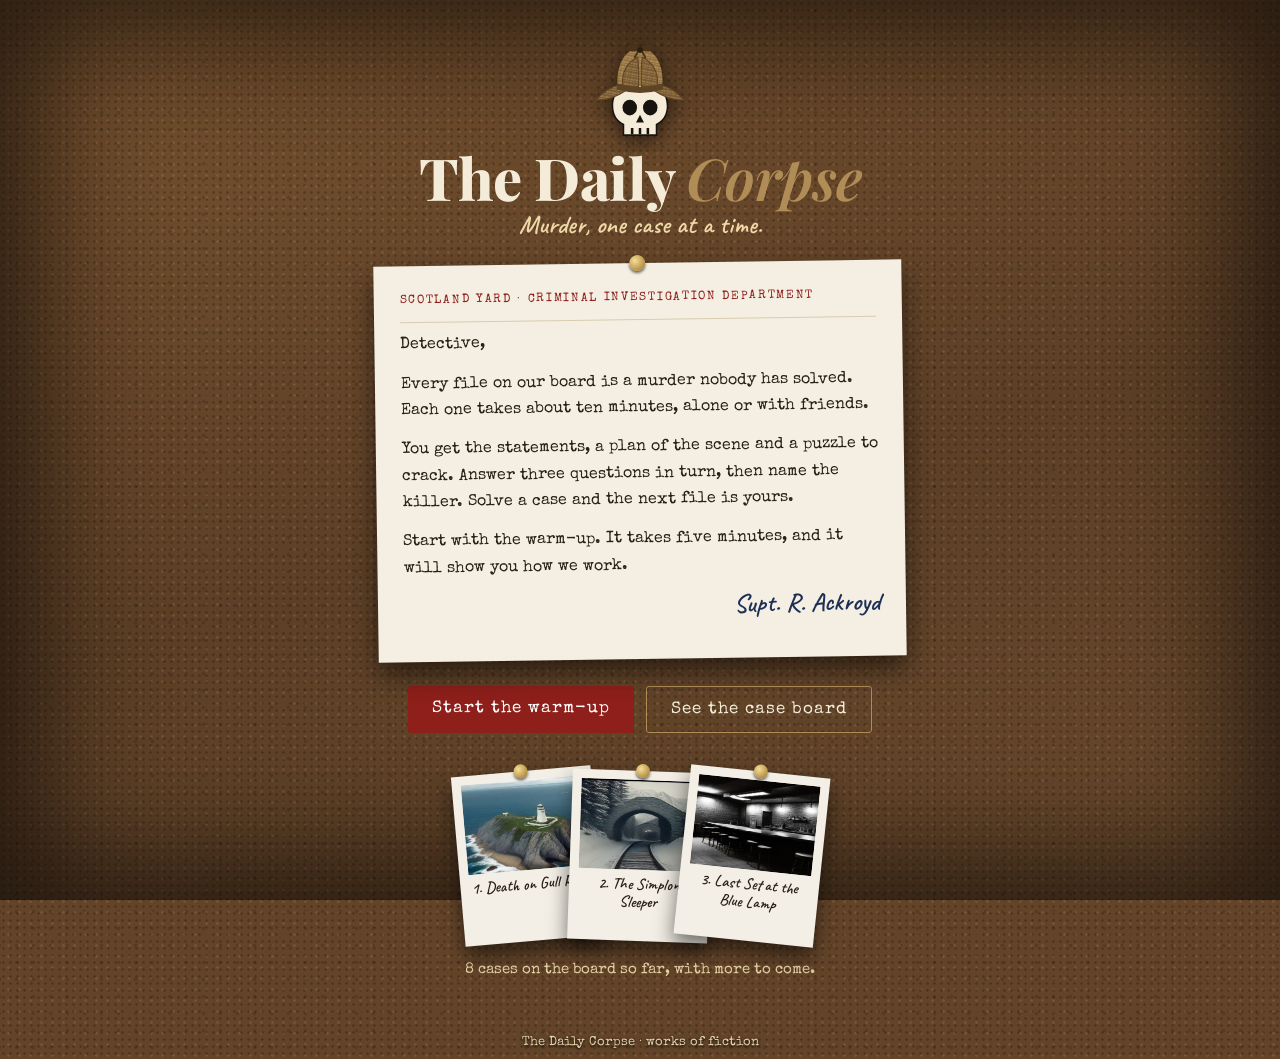
<file: index.html>
<!doctype html>
<html lang="en">
<head>
<meta charset="utf-8">
<meta name="viewport" content="width=device-width, initial-scale=1">
<title>The Daily Corpse</title>
<meta name="description" content="A trail of ten-minute murder mysteries to solve alone or with friends. Solve one to open the next.">
<link rel="preconnect" href="https://fonts.googleapis.com">
<link rel="preconnect" href="https://fonts.gstatic.com" crossorigin>
<link href="https://fonts.googleapis.com/css2?family=Playfair+Display:ital,wght@0,600;0,800;1,600&family=Crimson+Pro:ital,wght@0,400;0,600;1,400&family=Special+Elite&family=Caveat:wght@600&display=swap" rel="stylesheet">
<link rel="stylesheet" href="style.css">
<link rel="icon" href="favicon.svg"><link rel="apple-touch-icon" href="icon-180.png"><link rel="manifest" href="manifest.webmanifest">
<meta name="theme-color" content="#17130f"><meta name="apple-mobile-web-app-title" content="Daily Corpse">
</head>
<body class="board-page landing">
<main class="land">
  <img class="land-mark" src="favicon.svg" alt="" width="96" height="96">
  <h1>The Daily <i>Corpse</i></h1>
  <p class="land-sub">Murder, one case at a time.</p>

  <article class="letter">
    <p class="letter-head">Scotland Yard · Criminal Investigation Department</p>
    <p>Detective,</p>
    <p>Every file on our board is a murder nobody has solved. Each one takes about ten minutes, alone or with friends.</p>
    <p>You get the statements, a plan of the scene and a puzzle to crack. Answer three questions in turn, then name the killer. Solve a case and the next file is yours.</p>
    <p>Start with the warm-up. It takes five minutes, and it will show you how we work.</p>
    <p class="letter-sig">Supt. R. Ackroyd</p>
  </article>

  <div class="land-cta">
    <a class="btn" id="go" href="case.html?c=d-warmup">Start the warm-up</a>
    <a class="btn ghost-l" id="board" href="board.html">See the case board</a>
  </div>

  <div class="land-files" aria-hidden="true" id="files"></div>
  <p class="land-count" id="count"></p>
</main>
<footer>The Daily Corpse · works of fiction</footer>

<script src="levels.js"></script>
<script>
{
  const $ = s => document.querySelector(s);
  const pic = v => v.photo || `img/${v.id}/${v.pic || 'plan'}.jpg`;
  const started = [WARMUP, ...LEVELS].some(v => caseSave(v.id).answers?.length);
  if (started) $('#go').hidden = true;   // returning detectives just go to the board
  $('#files').innerHTML = LEVELS.slice(0, 3).map((v, n) => `<span class="pol" style="--r:${[-5, 2, 6][n]}deg"><span class="pol-pic"><img src="${pic(v)}" alt="" width="140" height="104" loading="lazy"></span><span class="pol-cap">${n + 1}. ${v.title}</span></span>`).join('');
  $('#count').textContent = `${LEVELS.length} cases on the board so far, with more to come.`;
}
</script>
</body>
</html>
</file>
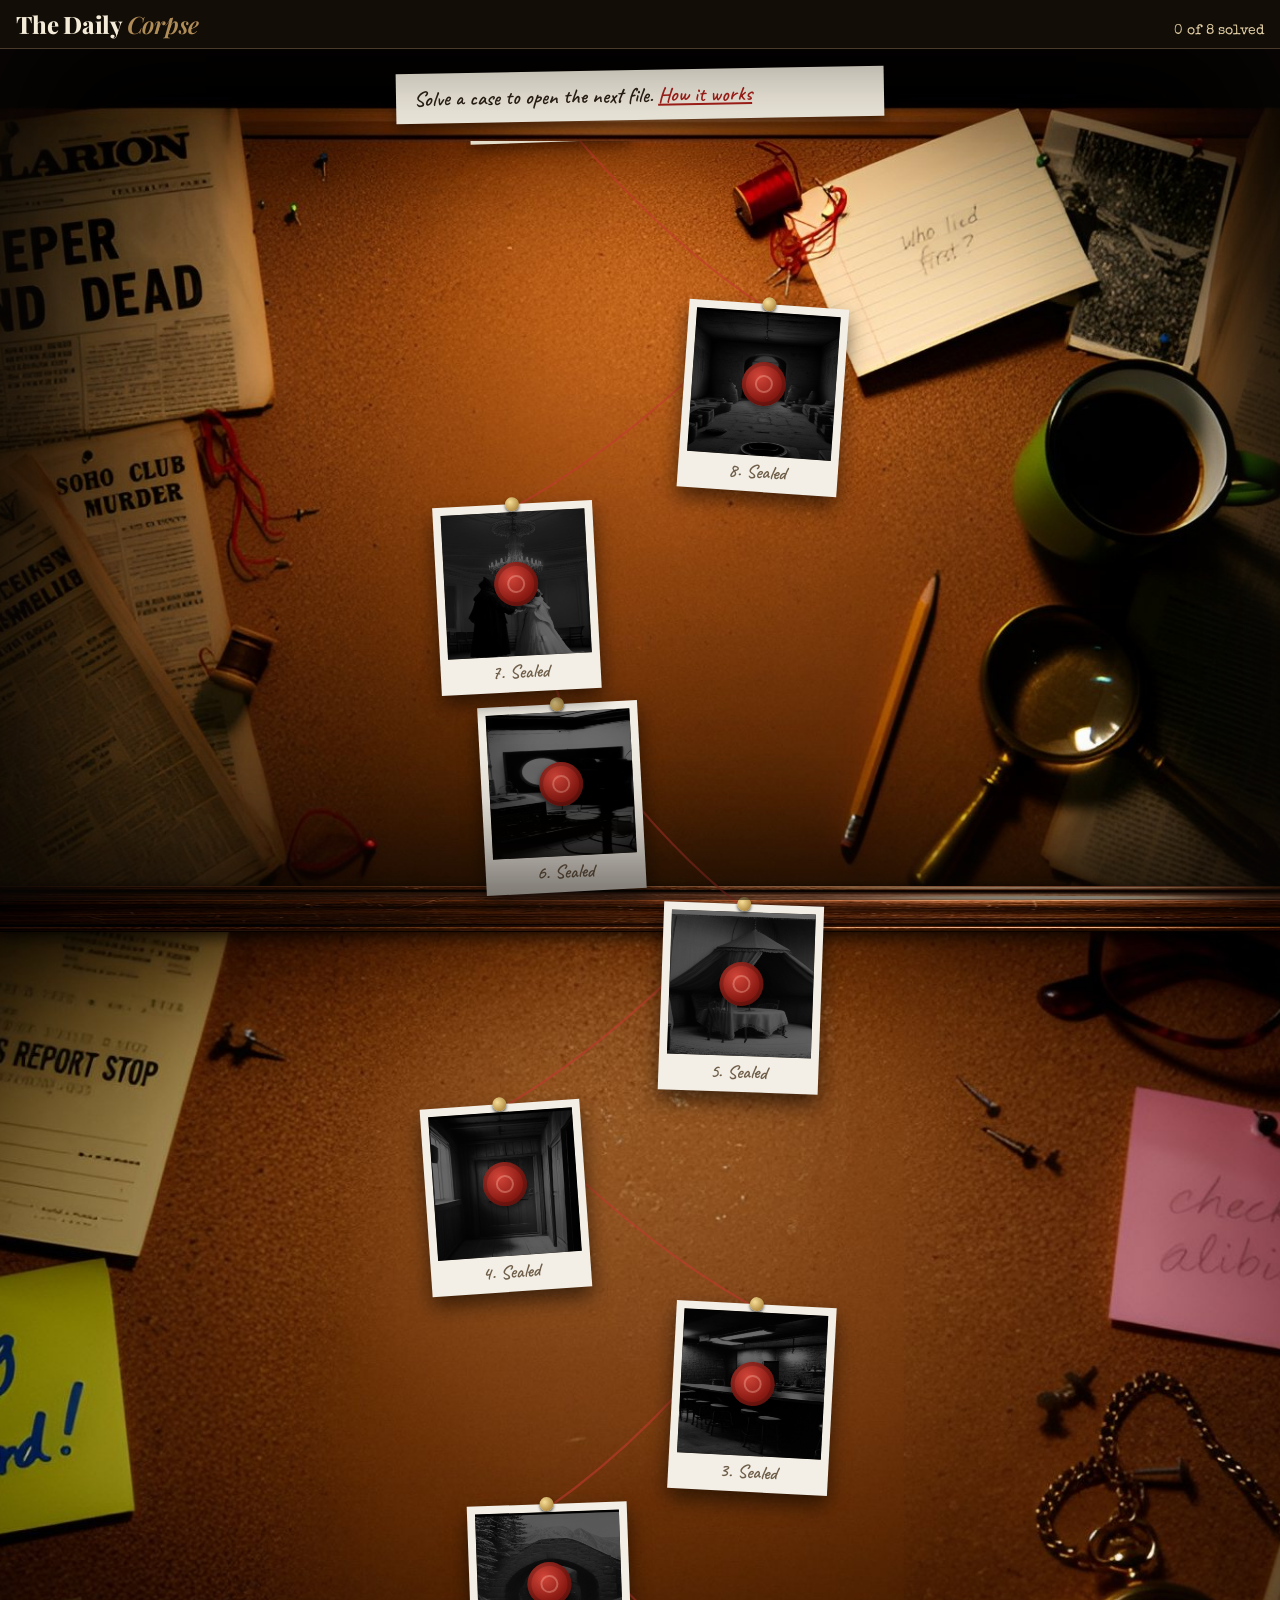
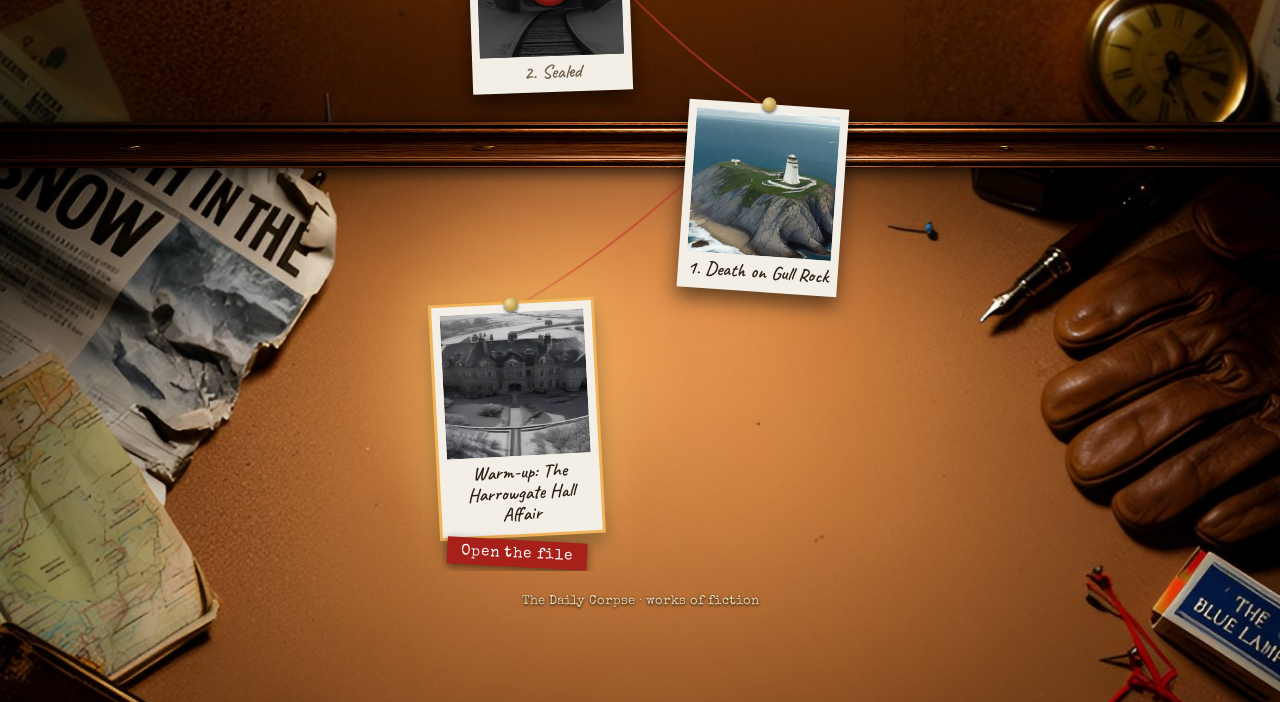
<file: board.html>
<!doctype html>
<html lang="en">
<head>
<meta charset="utf-8">
<meta name="viewport" content="width=device-width, initial-scale=1">
<title>Case board · The Daily Corpse</title>
<meta name="description" content="A trail of ten-minute murder mysteries to solve alone or with friends. Solve one to open the next.">
<link rel="preconnect" href="https://fonts.googleapis.com">
<link rel="preconnect" href="https://fonts.gstatic.com" crossorigin>
<link href="https://fonts.googleapis.com/css2?family=Playfair+Display:ital,wght@0,600;0,800;1,600&family=Crimson+Pro:ital,wght@0,400;0,600;1,400&family=Special+Elite&family=Caveat:wght@600&display=swap" rel="stylesheet">
<link rel="stylesheet" href="style.css">
<link rel="icon" href="favicon.svg"><link rel="apple-touch-icon" href="icon-180.png"><link rel="manifest" href="manifest.webmanifest">
<meta name="theme-color" content="#17130f"><meta name="apple-mobile-web-app-title" content="Daily Corpse">
</head>
<body class="board-page">
<div class="backdrop" id="backdrop" aria-hidden="true"></div>
<header class="board-bar">
  <h1><a href="index.html" style="color:inherit;text-decoration:none">The Daily <i>Corpse</i></a></h1>
  <span id="tally"></span>
</header>
<div class="board-intro"><p>Solve a case to open the next file. <a href="index.html">How it works</a></p></div>
<main class="board" id="board" aria-label="Case board"></main>
<section class="bonus">
  <h2>Bonus files</h2>
  <div class="cal" id="bonus"></div>
</section>
<footer>The Daily Corpse · works of fiction</footer>

<dialog id="lvl"><div class="sheet"><button class="x" aria-label="Close" onclick="this.closest('dialog').close()">×</button><div id="lvl-body"></div></div></dialog>

<script src="levels.js"></script>
<script>
{
  const $ = s => document.querySelector(s), ROW = 200, all = /[?&]all\b/.test(location.search) ? '&all' : '';
  const stars = n => `<span class="stars" aria-label="${n} of 3 stars">${'★'.repeat(n)}<i>${'★'.repeat(3 - n)}</i></span>`;
  // The warm-up sits at the foot of the cork, Case 1 above it, and the board climbs to one blank card at the top.
  const nodes = [{ ...WARMUP, warm: true, open: true, done: solvedCase(WARMUP.id) },
    ...LEVELS.map((l, i) => ({ ...l, n: i + 1, open: levelOpen(i), done: solvedCase(l.id) })), { soon: true }];
  // The lamp goes on the warm-up for a brand-new player, otherwise on the first open case not yet solved (skipping the warm-up is fine).
  const fresh = !nodes[0].done && !nodes.some(v => v.n && (v.done || caseSave(v.id).answers?.length));
  const cur = fresh ? 0 : nodes.findIndex(v => v.n && v.open && !v.done), H = nodes.length * ROW + 30, board = $('#board');
  const src = v => v.photo || `img/${v.id}/${v.pic || 'plan'}.jpg`, link = v => v.href || `case.html?c=${v.id}${all}`;
  $('#tally').textContent = `${nodes.filter(v => v.done).length} of ${LEVELS.length} solved`;
  board.style.height = H + 'px';
  const pos = i => ({ x: [28, 72, 34, 70, 26, 68, 36][i % 7], y: H - 150 - i * ROW, r: [-3, 4, -2, 3, -4, 2, -3][i % 7] });   // x in % of the column, y in px

  const trail = nodes.map((v, i) => {
    const { x, y, r } = pos(i);
    if (v.soon) return `<div class="pol soon" style="left:${x}%;top:${y}px;--r:${r}deg"><span class="pol-cap">More files soon</span></div>`;
    const cls = v.done ? 'done' : v.open ? 'open' : 'locked';
    return `${i === cur ? `<div class="lamp" style="left:${x}%;top:${y + 70}px"></div>` : ''}
      <button class="pol ${cls} ${i === cur ? 'cur' : ''}" type="button" style="left:${x}%;top:${y}px;--r:${r}deg" data-i="${i}"
        aria-label="${v.warm ? 'Warm-up' : 'Case ' + v.n}: ${v.open ? v.title : 'sealed'}${v.done ? ', solved' : ''}">
        <span class="pol-pic"><img src="${src(v)}" alt="" width="144" height="144" loading="lazy">${v.done ? '<b class="stamp">Solved</b>' : ''}${v.open ? '' : '<span class="seal" aria-hidden="true"></span>'}</span>
        <span class="pol-cap">${v.warm ? 'Warm-up:' : v.n + '.'} ${v.open ? v.title : 'Sealed'}</span>
        ${v.done ? stars(caseStars(v.id)) : ''}
      </button>
      ${i === cur ? `<span class="tag" style="left:${x}%;top:${y + 236}px">${caseSave(v.id).answers?.length ? 'Carry on' : 'Open the file'}</span>` : ''}`;
  }).join('');
  // Red string from pin to pin, drawn in column percent so it stays on the pins at any width: solid as far as you've got, faded beyond.
  const pts = nodes.map((_, i) => { const p = pos(i); return [p.x, p.y + 2]; });
  const seg = (a, b) => `M${a[0]},${a[1]} Q${(a[0] + b[0]) / 2},${(a[1] + b[1]) / 2 + 30} ${b[0]},${b[1]}`;
  const string = `<svg class="string" viewBox="0 0 100 ${H}" preserveAspectRatio="none" aria-hidden="true">${pts.slice(1).map((p, i) =>
    `<path d="${seg(pts[i], p)}" class="${nodes[i].done ? 'walked' : ''}" vector-effect="non-scaling-stroke"/>`).join('')}</svg>`;

  // Behind the whole page: three photographs of the cork with desk clutter down both sides, stacked from just under the
  // title bar to the bottom of the page and cross-faded briefly where they meet. Each photo is used exactly once, in an
  // order that keeps their busiest edges (the Clarion's masthead, the pipe) at the very top and bottom where nothing fades.
  // On phones only each photo's two edges show, at the sides of the screen.
  const SIDES = ['img/board/side3.jpg', 'img/board/side2.jpg', 'img/board/side1.jpg'], BLEND = 50;   // bottom to top
  const RAILS = ['img/board/rail1.jpg', 'img/board/rail2.jpg'];   // one per join, bottom join first; each used once
  board.innerHTML = `<div class="col">${string}${trail}</div>`;
  const backdrop = () => {
    const bd = $('#backdrop'), top0 = $('.board-bar').offsetHeight;
    const total = document.documentElement.scrollHeight - top0, W = document.documentElement.clientWidth, n = SIDES.length;
    const th = Math.round((total + BLEND * (n - 1)) / n), iw = th * 1.39, f = BLEND / th * 100;   // trimmed photos are about 1.39 : 1
    bd.style.height = total + top0 + 'px'; bd.style.paddingTop = top0 + 'px';   // the strip under the title bar stays dark
    bd.innerHTML = SIDES.map((u, k) => {
      const top = top0 + total - th - k * (th - BLEND);
      const fade = `--ft:${k === n - 1 ? 0 : f}%;--fb:${k === 0 ? 0 : f}%;top:${top}px;height:${th}px;background-image:url(${u})`;
      if (W >= 760) return `<div class="side" style="${fade}"></div>`;
      const sw = Math.round(W * .3);           // phones: the inner part of each photo's left and right bands, at the screen edges
      return `<div class="side" style="${fade};background-size:${iw}px ${th}px;background-position:center top"></div>
        <div class="side l" style="${fade};width:${sw}px;background-size:${iw}px ${th}px;background-position:${sw - iw * .3}px 0"></div>
        <div class="side r" style="${fade};width:${sw}px;background-size:${iw}px ${th}px;background-position:${-iw * .7}px 0"></div>`;
    }).join('') + RAILS.slice(0, n - 1).map((u, k) =>   // a wooden dividing rail across each join, like boards mounted side by side
      `<div class="rail" style="top:${top0 + total - th - k * (th - BLEND) + BLEND / 2}px;background-image:url(${u})"></div>`).join('');
  };
  backdrop(); addEventListener('resize', backdrop);

  board.onclick = e => {
    const b = e.target.closest('.pol[data-i]'); if (!b) return;
    const v = nodes[b.dataset.i];
    $('#lvl-body').innerHTML = `<div class="kind">${v.warm ? 'Warm-up · about five minutes' : 'Case No. ' + v.n}</div>` + (v.open
      ? `<h2>${v.title}</h2><p>${v.tagline}</p>${v.done ? `<p>${stars(caseStars(v.id))} Solved</p>` : ''}
         ${v.warm ? '' : '<p class="aside">Solo or with friends · three stages · about ten minutes</p>'}
         <a class="btn" href="${link(v)}">${v.done ? 'Reopen the file' : caseSave(v.id).answers?.length ? 'Carry on' : 'Open the file'}</a>`
      : `<h2>Sealed</h2><p>Solve <b>Case ${v.n - 1}</b> to open this file.</p>`);
    $('#lvl').showModal();
  };
  if (!TESTS.length) $('.bonus').hidden = true;
  $('#bonus').innerHTML = TESTS.map(t => `<a class="day test" href="${t.href}"><span class="dow">Bonus</span><span class="dnum">${t.n}</span>
    <span class="dinfo"><b>${t.title}</b><small>${t.tagline}</small></span><span class="dstat">${solvedCase(t.id) ? '✓' : ''}</span></a>`).join('');
  // Open the board on the case you're up to.
  board.querySelector('.cur')?.scrollIntoView({ block: 'center' });
}
</script>
</body>
</html>
</file>
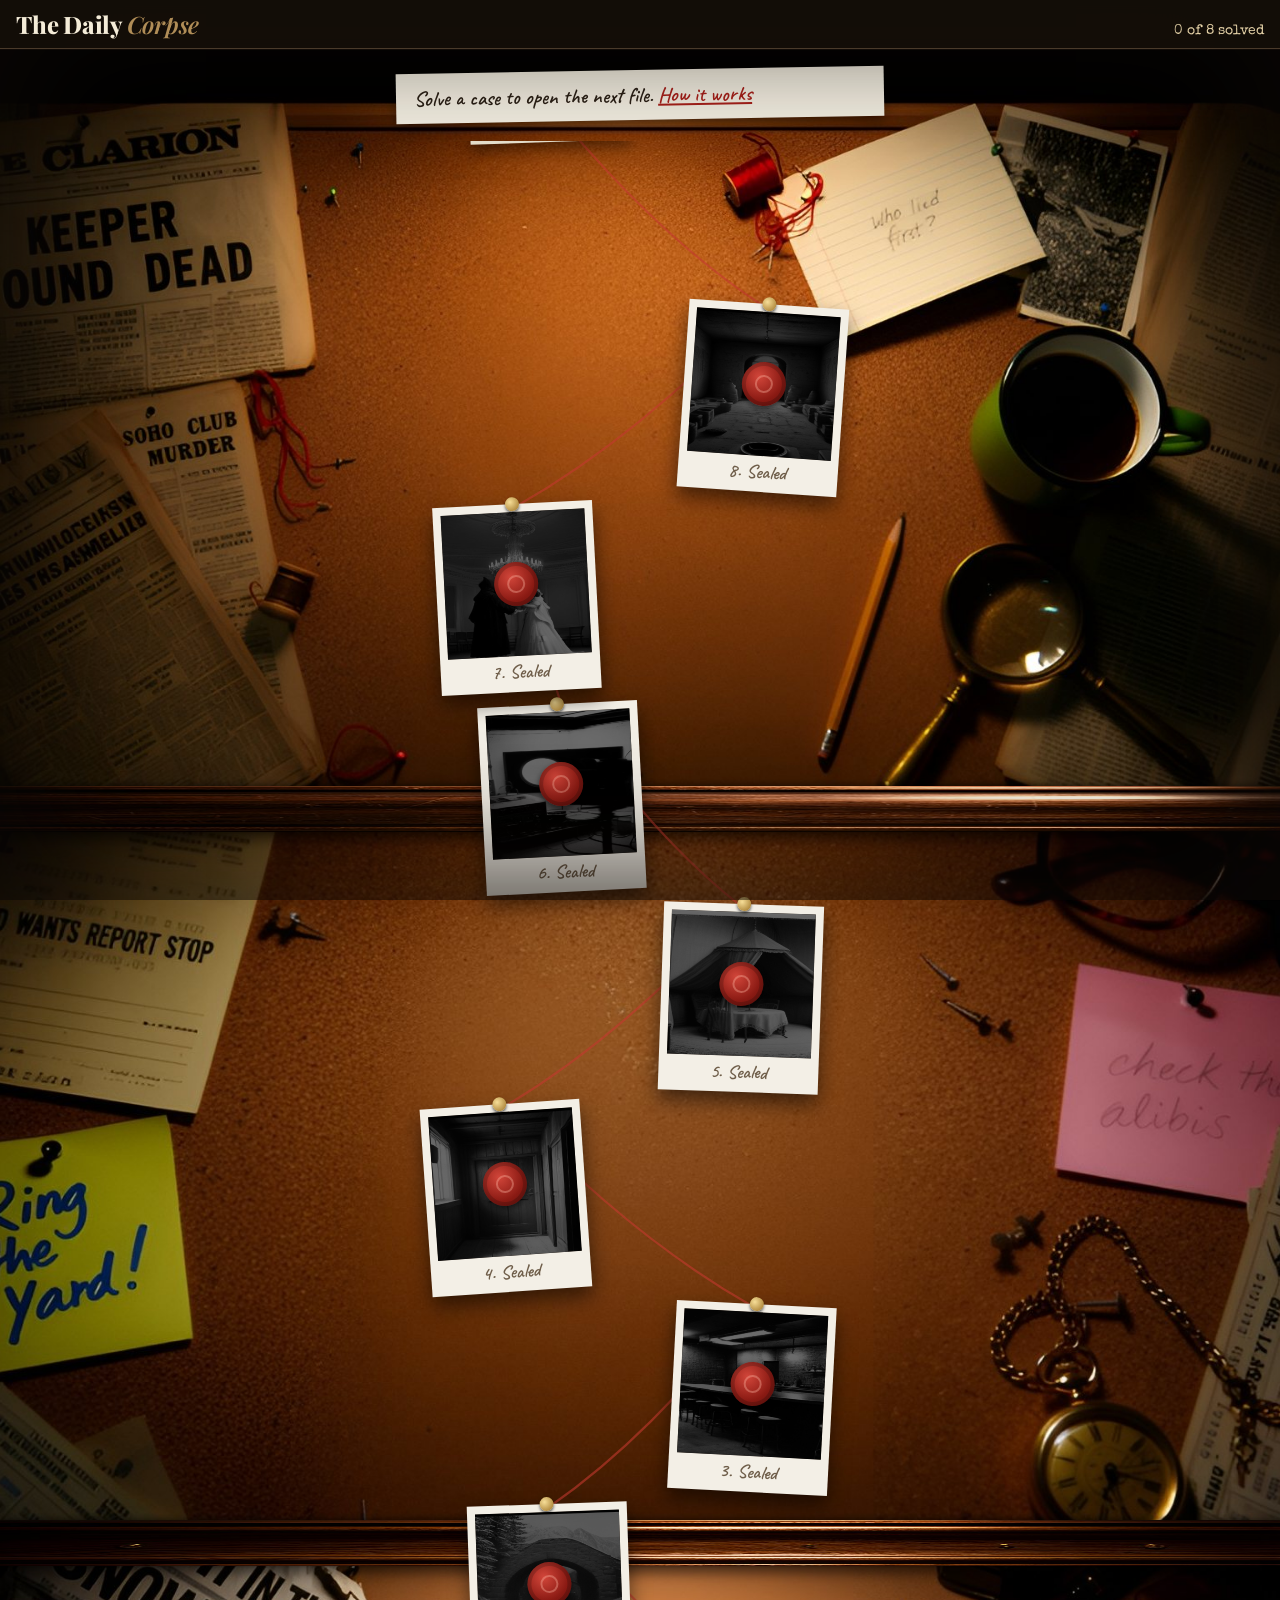
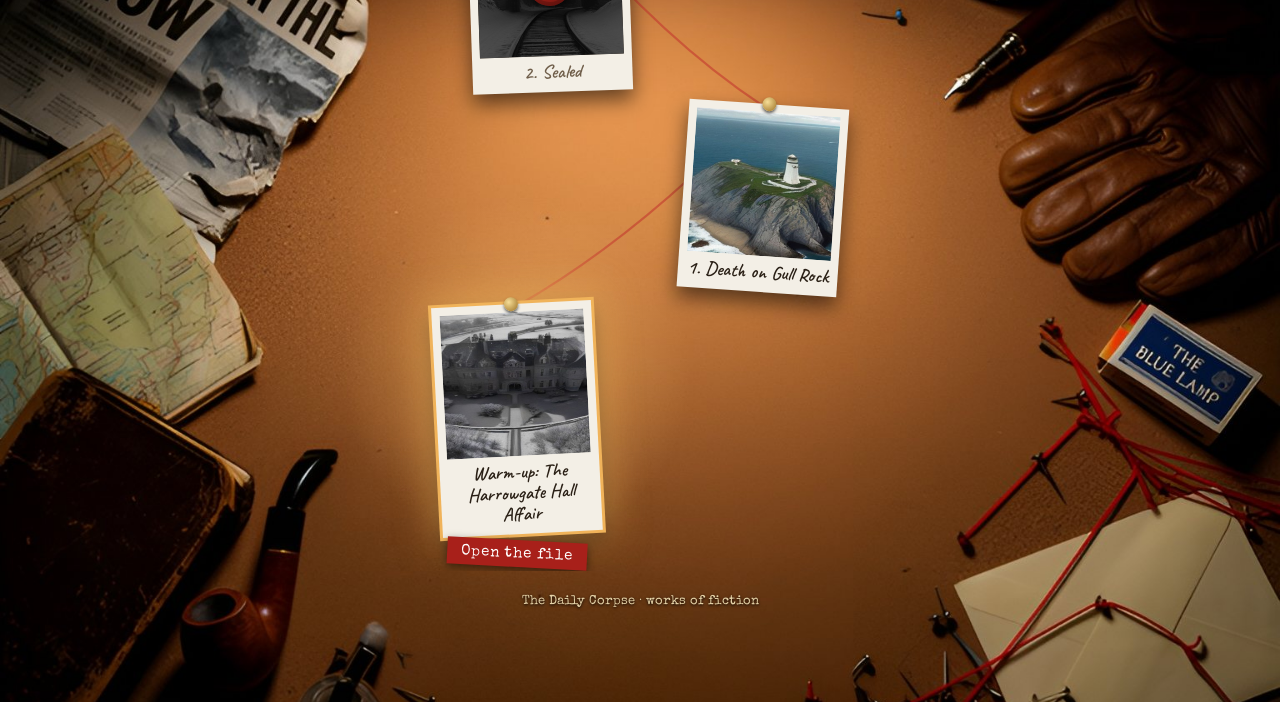
<file: case.html>
<!doctype html>
<html lang="en">
<head>
<meta charset="utf-8">
<meta name="viewport" content="width=device-width, initial-scale=1">
<title>The Daily Corpse</title>
<meta name="description" content="A ten-minute murder mystery to solve alone or with friends.">
<link rel="preconnect" href="https://fonts.googleapis.com">
<link rel="preconnect" href="https://fonts.gstatic.com" crossorigin>
<link href="https://fonts.googleapis.com/css2?family=Playfair+Display:ital,wght@0,600;0,800;1,600&family=Crimson+Pro:ital,wght@0,400;0,600;1,400&family=Special+Elite&family=Caveat:wght@500&display=swap" rel="stylesheet">
<link rel="stylesheet" href="style.css">
<link rel="icon" href="favicon.svg"><link rel="apple-touch-icon" href="icon-180.png"><link rel="manifest" href="manifest.webmanifest">
<meta name="theme-color" content="#17130f"><meta name="apple-mobile-web-app-title" content="Daily Corpse">
</head>
<body>
<div id="cover"><div class="folder"><p>Fetching the file…</p></div></div>

<div class="wrap">
  <header>
    <div class="eyebrow" id="eyebrow"></div>
    <h1 id="title"></h1>
    <div class="meta">
      <span class="pips" id="pips" aria-label="Progress"></span>
      <span id="stage-label"></span>
      <span id="clock">⏱ 00:00</span>
      <button class="linkish" id="reset">Start over</button>
    </div>
    <nav role="tablist" id="tabs">
      <button role="tab" data-tab="brief">Briefing</button>
      <button role="tab" data-tab="map">Map</button>
      <button role="tab" data-tab="suspects">Suspects</button>
      <button role="tab" data-tab="evidence">Evidence</button>
      <button role="tab" data-tab="notes">Notebook</button>
      <button role="tab" data-tab="solve">Solve</button>
    </nav>
  </header>
  <main>
    <section id="brief"></section>
    <section id="map"><div class="map-wrap"><aside class="room-info" id="room-info"></aside></div></section>
    <section id="suspects"></section>
    <section id="evidence"></section>
    <section id="notes">
      <h2>Case notebook</h2>
      <p class="aside">Kept on this device only. Scribble freely.</p>
      <textarea id="notebook" placeholder="Times, lies, who could see whom…" aria-label="Notebook"></textarea>
    </section>
    <section id="solve"></section>
  </main>
</div>
<footer>The Daily Corpse · works of fiction</footer>

<dialog id="reader"><div class="sheet"><button class="x" aria-label="Close" onclick="this.closest('dialog').close()">×</button><div id="reader-body"></div></div></dialog>

<script src="levels.js"></script>
<script>
  // case.html?c=<id>. A case that isn't open yet sends you back to the board.
{ // block scope: engine.js declares its own globals (load, $ ...)
  const id = new URLSearchParams(location.search).get('c'), i = LEVELS.findIndex(l => l.id === id);
  if (id === WARMUP.id) window.LEVEL = { ...WARMUP, n: 0 };   // the warm-up is always open
  else if (i >= 0 && levelOpen(i)) window.LEVEL = { ...LEVELS[i], n: i + 1 };
  if (!window.LEVEL) location.replace('board.html');
  else {
    const load = src => new Promise((ok, bad) => { const s = document.createElement('script'); s.src = src; s.onload = ok; s.onerror = bad; document.body.append(s); });
    load(`cases/${LEVEL.id}.js`).then(() => load('engine.js'));
  }
}
</script>
</body>
</html>
</file>
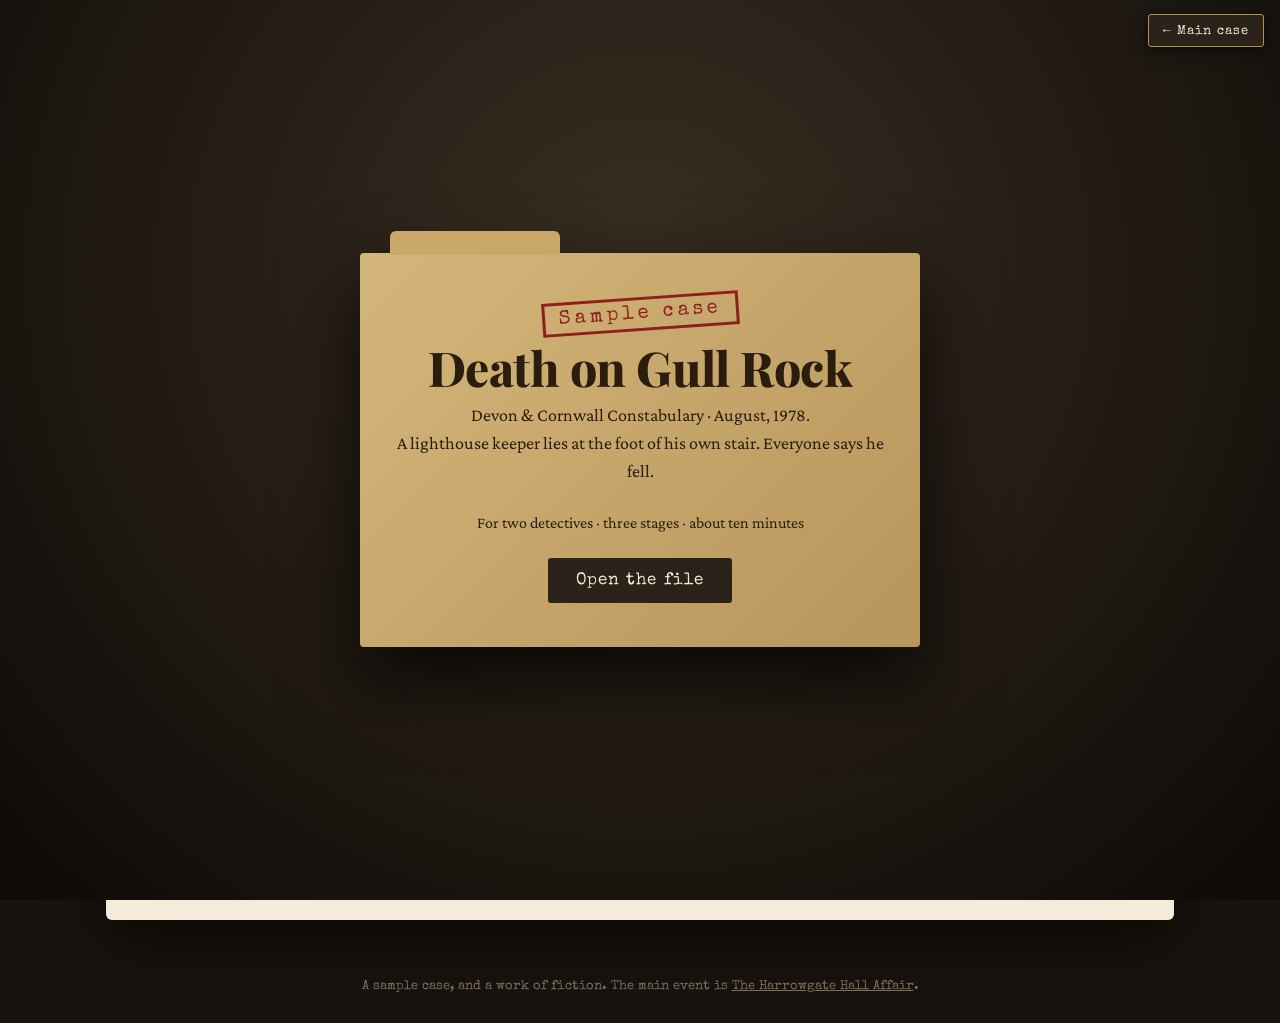
<file: example.html>
<!doctype html>
<html lang="en">
<head>
<meta charset="utf-8">
<meta name="viewport" content="width=device-width, initial-scale=1">
<title>Death on Gull Rock</title>
<meta name="description" content="A sample murder mystery: a lighthouse keeper, a gale, and a log that lies.">
<link rel="preconnect" href="https://fonts.googleapis.com">
<link rel="preconnect" href="https://fonts.gstatic.com" crossorigin>
<link href="https://fonts.googleapis.com/css2?family=Playfair+Display:ital,wght@0,600;0,800;1,600&family=Crimson+Pro:ital,wght@0,400;0,600;1,400&family=Special+Elite&family=Caveat:wght@500&display=swap" rel="stylesheet">
<link rel="stylesheet" href="style.css">
</head>
<body>
<a class="corner" href="index.html">← Main case</a>

<div id="cover">
  <div class="folder">
    <span class="conf">Sample case</span>
    <h1>Death on Gull Rock</h1>
    <p>Devon &amp; Cornwall Constabulary · August, 1978.<br>A lighthouse keeper lies at the foot of his own stair. Everyone says he fell.</p>
    <p style="font-size:16px">For two detectives · three stages · about ten minutes</p>
    <button class="btn" id="open-file">Open the file</button>
  </div>
</div>

<div class="wrap">
  <header>
    <div class="eyebrow">Sample case · Devon &amp; Cornwall Constabulary</div>
    <h1>Death on <i>Gull Rock</i></h1>
    <div class="meta">
      <span class="pips" id="pips" aria-label="Progress"></span>
      <span id="stage-label"></span>
      <span id="clock">⏱ 00:00</span>
      <button class="linkish" id="reset">Start over</button>
    </div>
    <nav role="tablist" id="tabs">
      <button role="tab" data-tab="brief">Briefing</button>
      <button role="tab" data-tab="map">Map</button>
      <button role="tab" data-tab="suspects">Suspects</button>
      <button role="tab" data-tab="evidence">Evidence</button>
      <button role="tab" data-tab="notes">Notebook</button>
      <button role="tab" data-tab="solve">Solve</button>
    </nav>
  </header>
  <main>
    <section id="brief"></section>
    <section id="map">
      <figure class="aerial"><img src="img/aerial-gullrock.jpg" alt="Gull Rock and its lighthouse from the air" loading="lazy">
        <figcaption>Gull Rock from the air. For the look of the place only: go by the chart below.</figcaption></figure>
      <div class="map-wrap">
        <svg class="map" viewBox="0 0 1000 700" role="img" aria-label="Chart of Gull Rock">
          <defs>
            <pattern id="seapat" width="40" height="20" patternUnits="userSpaceOnUse"><rect width="40" height="20" fill="#dbe6eb"/><path d="M0 12 q10 -6 20 0 t20 0" stroke="#b9cdd6" fill="none"/></pattern>
            <pattern id="grasspat" width="16" height="16" patternUnits="userSpaceOnUse"><rect width="16" height="16" fill="#eef1e4"/><path d="M3 12 l2-4 m4 6 l2-4" stroke="#b9c3a0" stroke-width="1"/></pattern>
          </defs>
          <rect width="1000" height="700" fill="url(#seapat)"/>
          <text class="lbl-s" x="120" y="640">ATLANTIC</text>
          <path class="rm grass" data-room="island" d="M250 150 C 400 90, 700 80, 820 150 C 900 200, 880 330, 860 420 C 850 500, 870 560, 830 600 C 760 640, 640 620, 560 600 C 470 590, 420 560, 380 520 C 350 490, 330 480, 318 462 C 300 436, 268 420, 255 380 C 230 300, 200 200, 250 150 Z" style="stroke:var(--ink);stroke-width:3"/>
          <path d="M270 150 C 420 104, 690 96, 800 156" stroke="var(--ink)" stroke-width="2" stroke-dasharray="2 6" fill="none"/>
          <text class="lbl-s" x="540" y="135">sheer cliffs</text>
          <ellipse class="rm" data-room="cove" cx="300" cy="440" rx="38" ry="26" style="fill:#efe2c0"/>
          <text class="lbl" x="300" y="490">The Cove</text>
          <path class="rm" data-room="yacht" d="M168 468 L232 468 L220 486 L180 486 Z"/>
          <line x1="200" y1="468" x2="200" y2="418" stroke="var(--ink)" stroke-width="2"/><path d="M202 420 L226 462 L202 462Z" fill="var(--paper2)" stroke="var(--ink)"/>
          <text class="lbl-s" x="200" y="508">Kestrel</text>
          <path d="M505 290 C 520 320, 580 340, 590 382 M640 220 C 650 280, 600 330, 592 382 M590 414 C 620 480, 720 530, 790 548" stroke="#b9a988" stroke-width="10" fill="none" stroke-linecap="round"/>
          <text class="lbl-s" x="690" y="500" transform="rotate(28 690 500)">path</text>
          <rect class="rm" data-room="cottage" x="440" y="210" width="130" height="80"/>
          <text class="lbl" x="505" y="248">Cottage</text><text class="lbl-s" x="505" y="268">keepers' quarters</text>
          <circle class="rm" data-room="tower" cx="640" cy="190" r="32"/>
          <circle cx="640" cy="190" r="12" fill="var(--brass)" pointer-events="none"/>
          <text class="lbl" x="640" y="246">Lighthouse</text>
          <rect class="rm" data-room="hide" x="562" y="382" width="56" height="32"/>
          <text class="lbl-s" x="540" y="402" style="text-anchor:end">bird hide</text>
          <rect class="rm" data-room="landing" x="770" y="545" width="70" height="45"/>
          <path d="M778 556 h54 M778 566 h54 M778 576 h54" stroke="var(--muted)" pointer-events="none"/>
          <text class="lbl" x="880" y="620">Landing</text>
          <text class="lbl-s" x="520" y="632">Gull Point</text>
          <g transform="translate(70 90)"><path d="M0 -32 L10 8 L0 0 L-10 8Z" fill="var(--ink)"/><text class="lbl" x="0" y="-38">N</text></g>
          <g transform="translate(840 670)"><line x1="0" y1="0" x2="100" y2="0" stroke="var(--ink)" stroke-width="4"/><text class="lbl-s" x="50" y="-8" style="font-size:12px">100 yards</text></g>
          <g id="tracks"></g>
        </svg>
        <aside class="room-info" id="room-info"><p class="aside">Tap any place on the plan to read the notes on it.</p></aside>
      </div>
    </section>
    <section id="suspects"></section>
    <section id="evidence"></section>
    <section id="notes">
      <h2>Detectives' notebook</h2>
      <p class="aside">Kept on this device only. Scribble freely.</p>
      <textarea id="notebook" placeholder="Times, lies, who could see whom…" aria-label="Notebook"></textarea>
    </section>
    <section id="solve"></section>
  </main>
</div>
<footer>A sample case, and a work of fiction. The main event is <a href="index.html" style="color:inherit">The Harrowgate Hall Affair</a>.</footer>

<dialog id="reader"><div class="sheet"><button class="x" aria-label="Close" onclick="this.closest('dialog').close()">×</button><div id="reader-body"></div></div></dialog>

<script src="example-data.js"></script>
<script src="engine.js"></script>
</body>
</html>
</file>
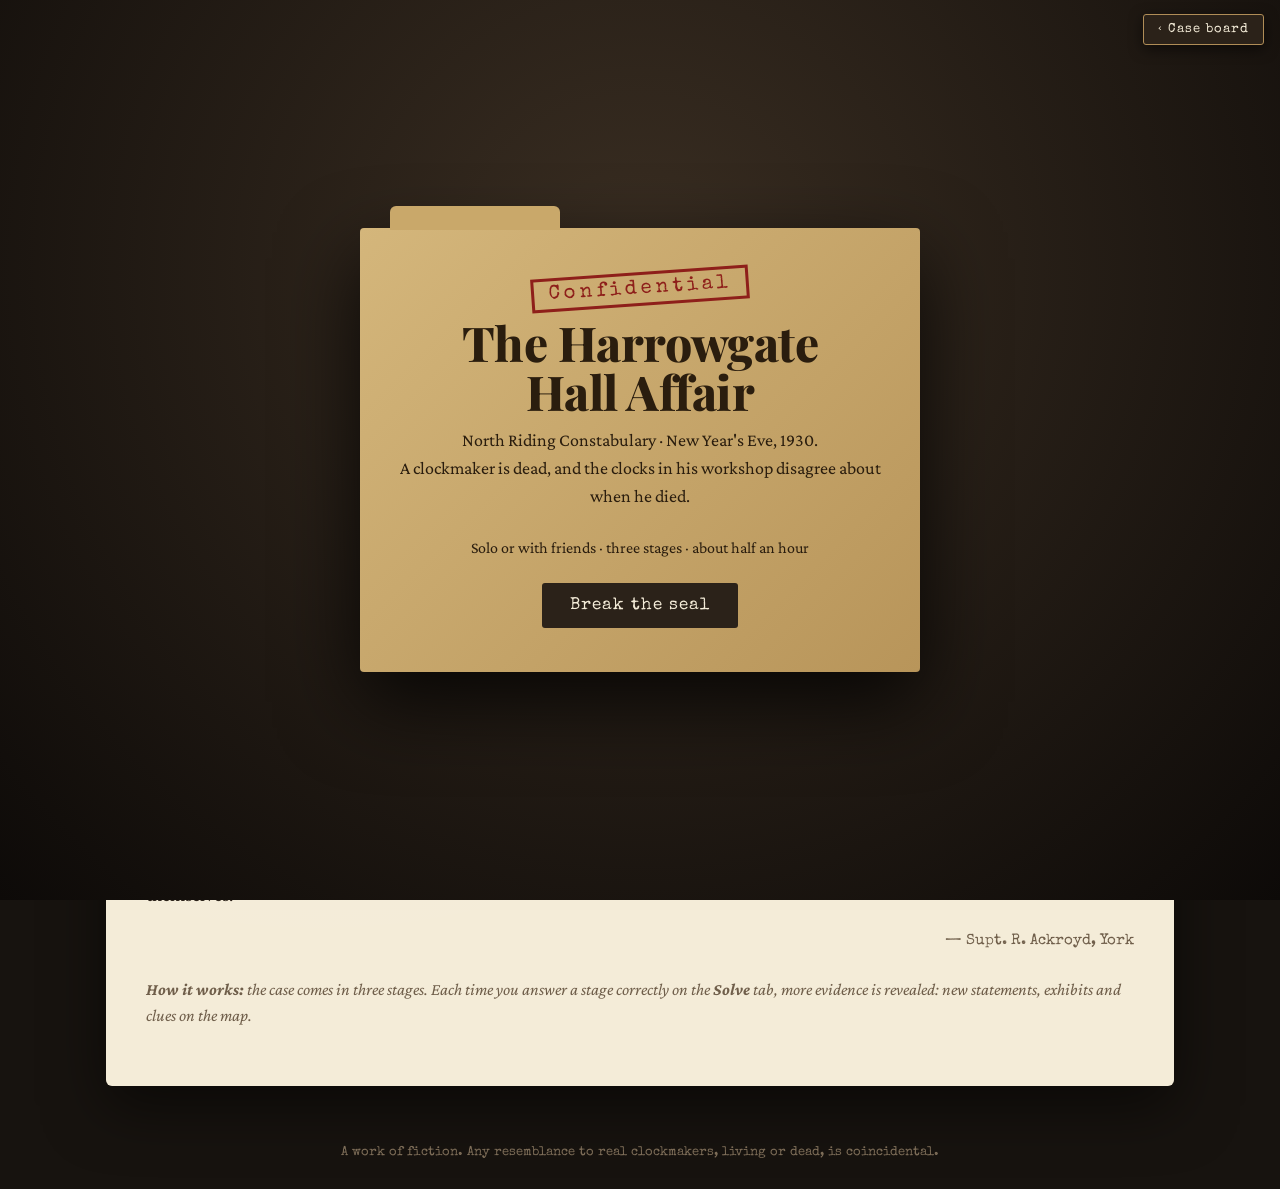
<file: test1.html>
<!doctype html>
<html lang="en">
<head>
<meta charset="utf-8">
<meta name="viewport" content="width=device-width, initial-scale=1">
<title>The Harrowgate Hall Affair</title>
<meta name="description" content="A three-stage murder mystery to solve alone or with friends. New Year's Eve, 1930. A clockmaker is dead, and every clock is lying.">
<link rel="preconnect" href="https://fonts.googleapis.com">
<link rel="preconnect" href="https://fonts.gstatic.com" crossorigin>
<link href="https://fonts.googleapis.com/css2?family=Playfair+Display:ital,wght@0,600;0,800;1,600&family=Crimson+Pro:ital,wght@0,400;0,600;1,400&family=Special+Elite&family=Caveat:wght@500&display=swap" rel="stylesheet">
<link rel="stylesheet" href="style.css">
<link rel="icon" href="favicon.svg"><link rel="apple-touch-icon" href="icon-180.png"><link rel="manifest" href="manifest.webmanifest">
<meta name="theme-color" content="#17130f"><meta name="apple-mobile-web-app-title" content="Daily Corpse">
</head>
<body>

<div id="cover">
  <div class="folder">
    <span class="conf">Confidential</span>
    <h1>The Harrowgate Hall Affair</h1>
    <p>North Riding Constabulary · New Year's Eve, 1930.<br>A clockmaker is dead, and the clocks in his workshop disagree about when he died.</p>
    <p style="font-size:16px">Solo or with friends · three stages · about half an hour</p>
    <button class="btn" id="open-file">Break the seal</button>
  </div>
</div>

<div class="wrap">
  <header>
    <div class="eyebrow">North Riding Constabulary · Case file 1931/001</div>
    <h1>The Harrowgate Hall <i>Affair</i></h1>
    <div class="meta">
      <span class="pips" id="pips" aria-label="Progress"></span>
      <span id="stage-label"></span>
      <span id="clock">⏱ 00:00</span>
      <button class="linkish" id="reset">Start over</button>
    </div>
    <nav role="tablist" id="tabs">
      <button role="tab" data-tab="brief">Briefing</button>
      <button role="tab" data-tab="map">Map</button>
      <button role="tab" data-tab="suspects">Suspects</button>
      <button role="tab" data-tab="evidence">Evidence</button>
      <button role="tab" data-tab="notes">Notebook</button>
      <button role="tab" data-tab="solve">Solve</button>
    </nav>
  </header>
  <main>
    <section id="brief"></section>
    <section id="map">
      <figure class="aerial"><img src="img/aerial-harrowgate.jpg" alt="Harrowgate Hall from the air, under snow" loading="lazy">
        <figcaption>Harrowgate Hall from the air. For the look of the place only: go by the plan below.</figcaption></figure>
      <div class="map-wrap">
        <svg class="map" viewBox="0 0 1000 820" role="img" aria-label="Plan of Harrowgate Hall and grounds">
          <defs>
            <pattern id="snowpat" width="14" height="14" patternUnits="userSpaceOnUse"><rect width="14" height="14" fill="#f6f8fa"/><circle cx="3" cy="4" r="1" fill="#c9d3dc"/><circle cx="10" cy="10" r=".8" fill="#c9d3dc"/></pattern>
            <pattern id="grasspat" width="16" height="16" patternUnits="userSpaceOnUse"><rect width="16" height="16" fill="#eef1e4"/><path d="M3 12 l2-4 m4 6 l2-4" stroke="#b9c3a0" stroke-width="1"/></pattern>
          </defs>
          <!-- grounds -->
          <rect class="rm grass" data-room="garden" x="500" y="605" width="490" height="205"/>
          <text class="lbl-s" x="620" y="790">GARDEN</text>
          <path d="M700 606 L 780 704 M740 606 L 818 704" stroke="#8a9a6a" stroke-width="9" stroke-linecap="round" fill="none" opacity=".6"/>
          <text class="lbl-s" x="700" y="668" transform="rotate(50 700 668)">yew walk</text>
          <circle class="rm" data-room="gazebo" cx="800" cy="730" r="26"/>
          <text class="lbl" x="800" y="776">Gazebo</text>
          <path d="M445 604 C 440 680, 300 720, 120 810" stroke="#b9a988" stroke-width="18" fill="none"/>
          <text class="lbl-s" x="250" y="760" transform="rotate(-22 250 760)">carriage drive to Thornby (snowed in)</text>
          <text class="lbl-s" x="75" y="540">west lawn</text>
          <!-- courtyard and workshop -->
          <rect class="rm snow" data-room="courtyard" x="150" y="150" width="700" height="150"/>
          <text class="lbl-s" x="330" y="200">COURTYARD</text>
          <text class="lbl-s" x="330" y="218">(fresh snow)</text>
          <path d="M150 300 V150 H420 M600 150 H850 V300" stroke="var(--ink)" stroke-width="7" fill="none"/>
          <rect class="rm" data-room="workshop" x="420" y="40" width="180" height="110"/>
          <rect x="490" y="18" width="40" height="22" fill="#fffdf6" stroke="var(--ink)" stroke-width="2.5"/>
          <circle cx="510" cy="29" r="7" fill="none" stroke="var(--ink)" stroke-width="1.5"/>
          <text class="lbl" x="510" y="92">Workshop</text>
          <text class="lbl-s" x="510" y="112">old coach house</text>
          <line class="door" x1="500" y1="150" x2="522" y2="150"/>
          <rect x="168" y="258" width="44" height="28" fill="#555" opacity=".35"/><text class="lbl-s" x="190" y="252">coal</text>
          <!-- house -->
          <rect class="rm" data-room="kitchen" x="150" y="300" width="180" height="100"/>
          <text class="lbl" x="240" y="356">Kitchen</text>
          <rect class="rm" data-room="passage" x="330" y="300" width="440" height="36"/>
          <text class="lbl-s" x="490" y="323" style="font-size:12px">servants' passage</text>
          <text class="lbl-s" x="385" y="323" style="font-size:11px">cellar ↓</text>
          <rect class="rm" data-room="bootroom" x="770" y="300" width="80" height="140"/>
          <text class="lbl" x="810" y="368" style="font-size:15px">Boot</text><text class="lbl" x="810" y="386" style="font-size:15px">Room</text>
          <rect class="rm" data-room="billiard" x="150" y="400" width="180" height="90"/>
          <text class="lbl" x="240" y="450">Billiard Room</text>
          <rect class="rm" data-room="library" x="150" y="490" width="180" height="90"/>
          <text class="lbl" x="240" y="532">Library</text>
          <text class="lbl-s" x="240" y="552" style="font-size:12px">study above (1st floor)</text>
          <rect class="rm" data-room="hall" x="330" y="336" width="230" height="244"/>
          <text class="lbl" x="445" y="450">Great Hall</text>
          <text class="lbl-s" x="445" y="470">main stair · the Perpetual</text>
          <rect class="rm" data-room="stairs" x="560" y="336" width="50" height="104"/>
          <text class="lbl-s" x="585" y="392" transform="rotate(-90 585 392)" style="font-size:12px">back stairs</text>
          <rect class="rm" data-room="music" x="610" y="336" width="160" height="104"/>
          <text class="lbl" x="690" y="392">Music Room</text>
          <rect class="rm" data-room="drawing" x="560" y="440" width="290" height="140"/>
          <text class="lbl" x="705" y="515">Drawing Room</text>
          <rect class="rm glass" data-room="conservatory" x="850" y="440" width="110" height="140"/>
          <text class="lbl" x="905" y="506" style="font-size:14px">Conser-</text><text class="lbl" x="905" y="523" style="font-size:14px">vatory</text>
          <rect class="rm" data-room="porch" x="410" y="580" width="70" height="24"/>
          <text class="lbl-s" x="445" y="597" style="font-size:11px">porch</text>
          <!-- doors (gaps in walls) -->
          <line class="door" x1="229" y1="300" x2="251" y2="300"/><text class="xdoor" x="240" y="292">KITCHEN DOOR</text>
          <line class="door" x1="799" y1="300" x2="821" y2="300"/><text class="xdoor" x="810" y="292">BOOT RM DOOR</text>
          <line class="door" x1="330" y1="308" x2="330" y2="328"/>
          <line class="door" x1="770" y1="308" x2="770" y2="328"/>
          <line class="door" x1="434" y1="336" x2="456" y2="336"/>
          <line class="door" x1="575" y1="336" x2="595" y2="336"/>
          <line class="door" x1="680" y1="336" x2="700" y2="336"/>
          <line class="door" x1="670" y1="440" x2="710" y2="440"/>
          <line class="door" x1="330" y1="435" x2="330" y2="455"/>
          <line class="door" x1="330" y1="525" x2="330" y2="545"/>
          <line class="door" x1="560" y1="505" x2="560" y2="530"/>
          <line class="door" x1="850" y1="495" x2="850" y2="525"/>
          <line class="door" x1="894" y1="580" x2="916" y2="580"/><text class="xdoor" x="930" y="598">GARDEN DOOR</text>
          <line class="door" x1="434" y1="580" x2="456" y2="580"/>
          <line x1="640" y1="580" x2="780" y2="580" stroke="#8fb3c9" stroke-width="6"/><text class="xdoor" x="710" y="598" style="fill:#4d7590">SOUTH WINDOW</text>
          <line x1="150" y1="520" x2="150" y2="550" stroke="#8fb3c9" stroke-width="6"/>
          <!-- furniture hints -->
          <rect x="690" y="352" width="56" height="30" rx="4" fill="none" stroke="var(--muted)" stroke-width="1.5"/><text class="lbl-s" x="718" y="372" style="font-size:10px">Duo-Art</text>
          <!-- compass & scale -->
          <g transform="translate(60 70)"><path d="M0 -32 L10 8 L0 0 L-10 8Z" fill="var(--ink)"/><text class="lbl" x="0" y="-38">N</text></g>
          <g transform="translate(40 790)"><line x1="0" y1="0" x2="67" y2="0" stroke="var(--ink)" stroke-width="4"/><text class="lbl-s" x="34" y="-8" style="font-size:12px">20 yards</text></g>
          <g id="tracks"></g>
        </svg>
        <aside class="room-info" id="room-info"><p class="aside">Tap any place on the plan to read the notes on it.</p></aside>
      </div>
    </section>
    <section id="suspects"></section>
    <section id="evidence"></section>
    <section id="notes">
      <h2>Case notebook</h2>
      <p class="aside">Kept on this device only. Scribble freely.</p>
      <textarea id="notebook" placeholder="Times, lies, who could see whom…" aria-label="Notebook"></textarea>
    </section>
    <section id="solve"></section>
  </main>
</div>
<footer>A work of fiction. Any resemblance to real clockmakers, living or dead, is coincidental.</footer>

<dialog id="reader"><div class="sheet"><button class="x" aria-label="Close" onclick="this.closest('dialog').close()">×</button><div id="reader-body"></div></div></dialog>

<script src="data.js"></script>
<script src="levels.js"></script>
<script src="engine.js"></script>
</body>
</html>
</file>
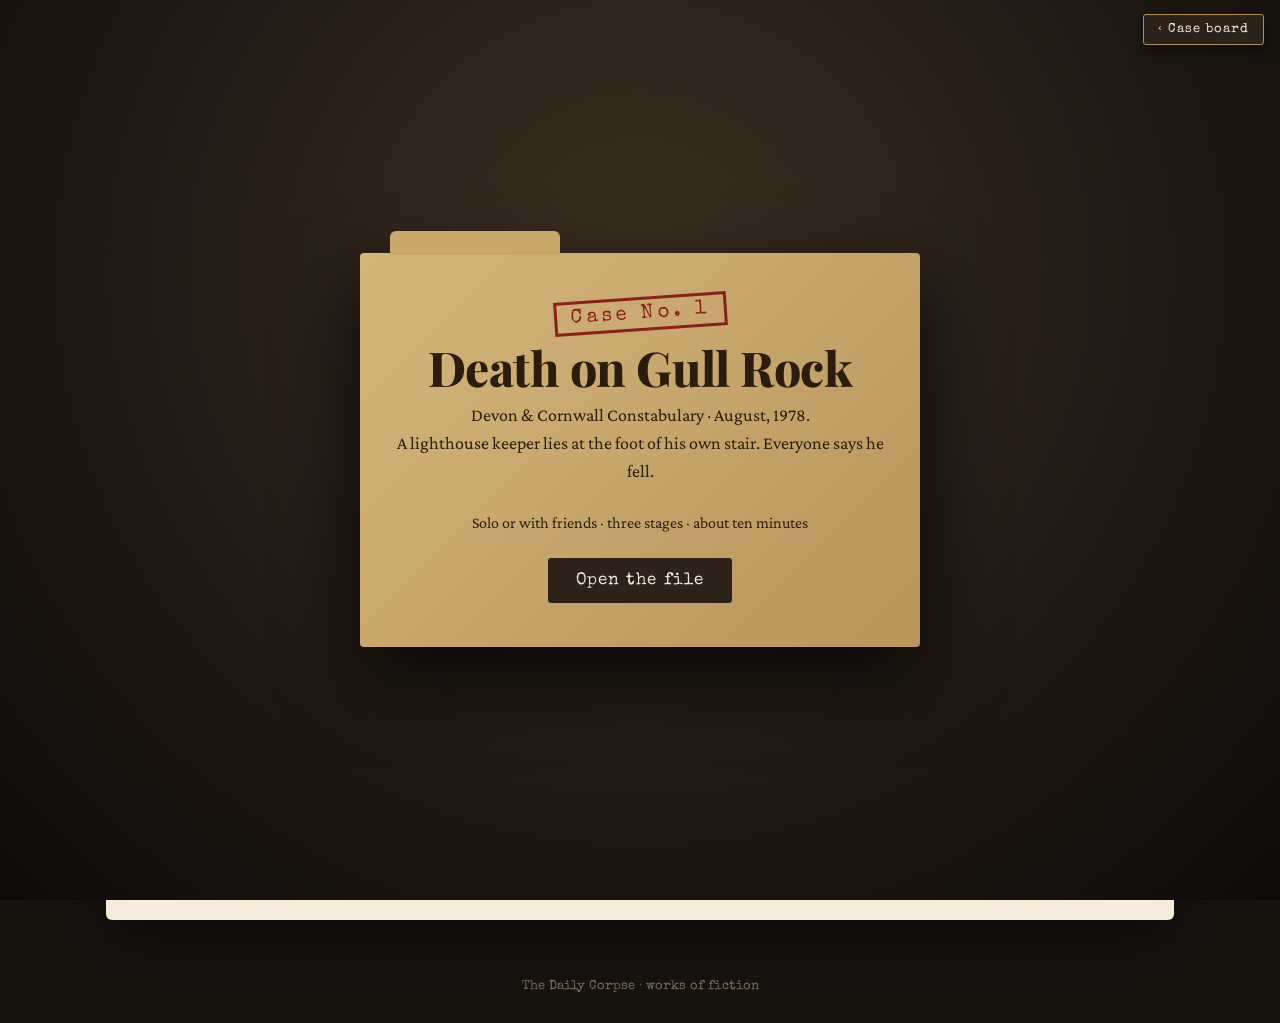
<file: test2.html>
<!doctype html>
<html lang="en">
<head>
<meta charset="utf-8">
<meta name="viewport" content="width=device-width, initial-scale=1">
<title>Death on Gull Rock</title>
<meta name="description" content="A sample murder mystery: a lighthouse keeper, a gale, and a log that lies.">
<link rel="preconnect" href="https://fonts.googleapis.com">
<link rel="preconnect" href="https://fonts.gstatic.com" crossorigin>
<link href="https://fonts.googleapis.com/css2?family=Playfair+Display:ital,wght@0,600;0,800;1,600&family=Crimson+Pro:ital,wght@0,400;0,600;1,400&family=Special+Elite&family=Caveat:wght@500&display=swap" rel="stylesheet">
<link rel="stylesheet" href="style.css">
<link rel="icon" href="favicon.svg"><link rel="apple-touch-icon" href="icon-180.png"><link rel="manifest" href="manifest.webmanifest">
<meta name="theme-color" content="#17130f"><meta name="apple-mobile-web-app-title" content="Daily Corpse">
</head>
<body>

<div id="cover">
  <div class="folder">
    <span class="conf">Case No. 1</span>
    <h1>Death on Gull Rock</h1>
    <p>Devon &amp; Cornwall Constabulary · August, 1978.<br>A lighthouse keeper lies at the foot of his own stair. Everyone says he fell.</p>
    <p style="font-size:16px">Solo or with friends · three stages · about ten minutes</p>
    <button class="btn" id="open-file">Open the file</button>
  </div>
</div>

<div class="wrap">
  <header>
    <div class="eyebrow">Devon &amp; Cornwall Constabulary · August 1978</div>
    <h1>Death on <i>Gull Rock</i></h1>
    <div class="meta">
      <span class="pips" id="pips" aria-label="Progress"></span>
      <span id="stage-label"></span>
      <span id="clock">⏱ 00:00</span>
      <button class="linkish" id="reset">Start over</button>
    </div>
    <nav role="tablist" id="tabs">
      <button role="tab" data-tab="brief">Briefing</button>
      <button role="tab" data-tab="map">Map</button>
      <button role="tab" data-tab="suspects">Suspects</button>
      <button role="tab" data-tab="evidence">Evidence</button>
      <button role="tab" data-tab="notes">Notebook</button>
      <button role="tab" data-tab="solve">Solve</button>
    </nav>
  </header>
  <main>
    <section id="brief"></section>
    <section id="map">
      <figure class="aerial"><img src="img/aerial-gullrock.jpg" alt="Gull Rock and its lighthouse from the air" loading="lazy">
        <figcaption>Gull Rock from the air. For the look of the place only: go by the chart below.</figcaption></figure>
      <div class="map-wrap">
        <svg class="map" viewBox="0 0 1000 700" role="img" aria-label="Chart of Gull Rock">
          <defs>
            <pattern id="seapat" width="40" height="20" patternUnits="userSpaceOnUse"><rect width="40" height="20" fill="#dbe6eb"/><path d="M0 12 q10 -6 20 0 t20 0" stroke="#b9cdd6" fill="none"/></pattern>
            <pattern id="grasspat" width="16" height="16" patternUnits="userSpaceOnUse"><rect width="16" height="16" fill="#eef1e4"/><path d="M3 12 l2-4 m4 6 l2-4" stroke="#b9c3a0" stroke-width="1"/></pattern>
          </defs>
          <rect width="1000" height="700" fill="url(#seapat)"/>
          <text class="lbl-s" x="120" y="640">ATLANTIC</text>
          <path class="rm grass" data-room="island" d="M250 150 C 400 90, 700 80, 820 150 C 900 200, 880 330, 860 420 C 850 500, 870 560, 830 600 C 760 640, 640 620, 560 600 C 470 590, 420 560, 380 520 C 350 490, 330 480, 318 462 C 300 436, 268 420, 255 380 C 230 300, 200 200, 250 150 Z" style="stroke:var(--ink);stroke-width:3"/>
          <path d="M270 150 C 420 104, 690 96, 800 156" stroke="var(--ink)" stroke-width="2" stroke-dasharray="2 6" fill="none"/>
          <text class="lbl-s" x="540" y="135">sheer cliffs</text>
          <ellipse class="rm" data-room="cove" cx="300" cy="440" rx="38" ry="26" style="fill:#efe2c0"/>
          <text class="lbl" x="300" y="490">The Cove</text>
          <path class="rm" data-room="yacht" d="M168 468 L232 468 L220 486 L180 486 Z"/>
          <line x1="200" y1="468" x2="200" y2="418" stroke="var(--ink)" stroke-width="2"/><path d="M202 420 L226 462 L202 462Z" fill="var(--paper2)" stroke="var(--ink)"/>
          <text class="lbl-s" x="200" y="508">Kestrel</text>
          <path d="M505 290 C 520 320, 580 340, 590 382 M640 220 C 650 280, 600 330, 592 382 M590 414 C 620 480, 720 530, 790 548" stroke="#b9a988" stroke-width="10" fill="none" stroke-linecap="round"/>
          <text class="lbl-s" x="690" y="500" transform="rotate(28 690 500)">path</text>
          <rect class="rm" data-room="cottage" x="440" y="210" width="130" height="80"/>
          <text class="lbl" x="505" y="248">Cottage</text><text class="lbl-s" x="505" y="268">keepers' quarters</text>
          <circle class="rm" data-room="tower" cx="640" cy="190" r="32"/>
          <circle cx="640" cy="190" r="12" fill="var(--brass)" pointer-events="none"/>
          <text class="lbl" x="640" y="246">Lighthouse</text>
          <rect class="rm" data-room="hide" x="562" y="382" width="56" height="32"/>
          <text class="lbl-s" x="540" y="402" style="text-anchor:end">bird hide</text>
          <rect class="rm" data-room="landing" x="770" y="545" width="70" height="45"/>
          <path d="M778 556 h54 M778 566 h54 M778 576 h54" stroke="var(--muted)" pointer-events="none"/>
          <text class="lbl" x="880" y="620">Landing</text>
          <text class="lbl-s" x="520" y="632">Gull Point</text>
          <g transform="translate(70 90)"><path d="M0 -32 L10 8 L0 0 L-10 8Z" fill="var(--ink)"/><text class="lbl" x="0" y="-38">N</text></g>
          <g transform="translate(840 670)"><line x1="0" y1="0" x2="100" y2="0" stroke="var(--ink)" stroke-width="4"/><text class="lbl-s" x="50" y="-8" style="font-size:12px">100 yards</text></g>
          <g id="tracks"></g>
        </svg>
        <aside class="room-info" id="room-info"><p class="aside">Tap any place on the plan to read the notes on it.</p></aside>
      </div>
    </section>
    <section id="suspects"></section>
    <section id="evidence"></section>
    <section id="notes">
      <h2>Case notebook</h2>
      <p class="aside">Kept on this device only. Scribble freely.</p>
      <textarea id="notebook" placeholder="Times, lies, who could see whom…" aria-label="Notebook"></textarea>
    </section>
    <section id="solve"></section>
  </main>
</div>
<footer>The Daily Corpse · works of fiction</footer>

<dialog id="reader"><div class="sheet"><button class="x" aria-label="Close" onclick="this.closest('dialog').close()">×</button><div id="reader-body"></div></div></dialog>

<script src="example-data.js"></script>
<script src="levels.js"></script>
<script>{ const i = LEVELS.findIndex(l => l.id === CASE.id); if (i >= 0) window.LEVEL = { ...LEVELS[i], n: i + 1 }; }</script>
<script src="engine.js"></script>
</body>
</html>
</file>
<file: style.css>
:root{
  --desk:#17130f; --desk2:#2b221a; --paper:#f4ecd8; --paper2:#e9dcc0; --ink:#2b2219; --muted:#6f5e4a;
  --red:#8e1f1a; --brass:#b08d57; --blood:#7a1410; --line:#cdbd9b; --blue:#243f6b; --snow:#fbfbf8;
}
*{box-sizing:border-box}
html{-webkit-text-size-adjust:100%}
body{margin:0;background:radial-gradient(ellipse at 50% 0%,#3a2e22 0%,var(--desk) 65%) fixed,var(--desk);color:var(--ink);
  font:19px/1.55 "Crimson Pro",Georgia,serif;min-height:100vh}
button,input,select,textarea{font:inherit;color:inherit}
button{cursor:pointer}
:focus-visible{outline:3px solid var(--brass);outline-offset:2px}
.wrap{max-width:1100px;margin:0 auto;padding:0 16px}

/* header */
header{color:var(--paper);padding:28px 0 10px}
.eyebrow{font:13px/1 "Special Elite",monospace;letter-spacing:.2em;color:var(--brass);text-transform:uppercase}
h1{font:800 clamp(34px,6vw,58px)/1.02 "Playfair Display",serif;margin:.25em 0 .15em;letter-spacing:-.01em}
h1 i{font-weight:600;color:var(--brass)}
.meta{display:flex;flex-wrap:wrap;gap:10px 22px;align-items:center;font:14px "Special Elite",monospace;color:#cbbfa8}
.pips{display:flex;gap:6px;align-items:center}
.pip{width:34px;height:8px;border:1px solid var(--brass);border-radius:2px}
.pip.on{background:var(--brass)} .pip.now{background:repeating-linear-gradient(45deg,var(--brass) 0 4px,transparent 4px 8px)}
.linkish{background:none;border:0;color:#cbbfa8;text-decoration:underline;font:14px "Special Elite",monospace;padding:0}

/* tabs */
nav{display:flex;flex-wrap:wrap;gap:4px;margin-top:18px}
nav button{background:var(--paper2);border:0;border-radius:8px 8px 0 0;padding:9px 16px 7px;font:600 16px "Crimson Pro",serif;
  color:var(--muted);letter-spacing:.03em;text-transform:uppercase;opacity:.82}
nav button[aria-selected=true]{background:var(--paper);color:var(--ink);opacity:1}
nav .dot{display:inline-block;width:8px;height:8px;border-radius:50%;background:var(--red);margin-left:6px;vertical-align:middle}
main{background:var(--paper);border-radius:0 6px 6px 6px;padding:clamp(18px,4vw,40px);box-shadow:0 20px 60px #0008;
  background-image:linear-gradient(#0000 96%,#0000),radial-gradient(ellipse at 20% 0%,#fff6 0%,#0000 60%);margin-bottom:60px;min-height:60vh}
section[hidden]{display:none}
h2{font:800 30px/1.15 "Playfair Display",serif;margin:.2em 0 .5em}
h3{font:600 21px/1.2 "Playfair Display",serif;margin:1.4em 0 .5em}
.dateline,.typed,.sig{font:15px/1.6 "Special Elite",monospace}
.dateline{color:var(--red);letter-spacing:.06em}
.sig{text-align:right;color:var(--muted)}
.steps li{margin:.3em 0}
.memo{border-left:4px solid var(--red);background:#fff5;padding:12px 18px;margin:0 0 26px}
.memo .eyebrow{color:var(--red)}

/* suspects */
.grid{display:grid;grid-template-columns:repeat(auto-fill,minmax(300px,1fr));gap:18px}
.person{background:#fffaf0;border:1px solid var(--line);padding:18px;position:relative;box-shadow:0 2px 0 var(--line)}
.person header{display:flex;gap:14px;align-items:center;padding:0;color:var(--ink)}
.mono{flex:none;width:58px;height:58px;border-radius:50%;background:var(--ink);color:var(--paper);display:grid;place-items:center;
  font:600 22px "Playfair Display",serif;border:3px double var(--brass)}
/* portraits: round crop also hides the generator's corner watermark */
img.mono{width:84px;height:84px;object-fit:cover;object-position:50% 30%}
.aerial{margin:0 0 22px}
.aerial img{display:block;width:100%;max-height:420px;object-fit:cover;border:1px solid var(--line);filter:sepia(.25)}
.aerial figcaption{font:italic 15px/1.4 "Crimson Pro",serif;color:var(--muted);margin-top:6px}
.victim{float:right;width:150px;height:150px;border-radius:50%;object-fit:cover;object-position:50% 30%;margin:0 0 12px 18px;border:3px double var(--brass)}
.person h3{margin:0;font-size:21px}
.person .role{font-size:15px;color:var(--muted);font-style:italic}
.facts{font:13px/1.6 "Special Elite",monospace;color:var(--muted);margin:10px 0}
.person p{margin:.4em 0;font-size:17px}
.person .int{border-top:1px dashed var(--line);padding-top:8px;font-size:16px}
.marks{display:flex;gap:4px;margin-top:10px}
.marks button{flex:1;border:1px solid var(--line);background:none;font:12px "Special Elite",monospace;padding:5px 2px;border-radius:3px}
.marks button[aria-pressed=true][data-m=sus]{background:var(--red);color:#fff;border-color:var(--red)}
.marks button[aria-pressed=true][data-m=clr]{background:#3d5a3a;color:#fff;border-color:#3d5a3a}
.marks button[aria-pressed=true][data-m=unk]{background:var(--paper2)}
.stamp-mark{position:absolute;top:14px;right:14px;font:13px "Special Elite",monospace;padding:2px 8px;border:2px solid;transform:rotate(8deg);opacity:.85}
.stamp-mark.sus{color:var(--red)} .stamp-mark.clr{color:#3d5a3a}
.stmts{display:flex;flex-wrap:wrap;gap:6px;margin-top:10px}
.chip{border:1px solid var(--blue);color:var(--blue);background:none;border-radius:20px;padding:2px 12px;font-size:15px}

/* evidence */
.stage-h{display:flex;align-items:baseline;gap:12px;border-bottom:2px solid var(--ink);margin:28px 0 14px;padding-bottom:4px}
.stage-h:first-child{margin-top:0}
.stage-h h3{margin:0}
.stage-h span{font:13px "Special Elite",monospace;color:var(--muted)}
.cards{display:grid;grid-template-columns:repeat(auto-fill,minmax(250px,1fr));gap:14px}
.ev{text-align:left;background:#fffaf0;border:1px solid var(--line);padding:14px 16px 16px;position:relative;transition:transform .15s,box-shadow .15s}
.ev:nth-child(3n){transform:rotate(.4deg)} .ev:nth-child(3n+1){transform:rotate(-.3deg)}
.ev:hover{transform:translateY(-2px) rotate(0);box-shadow:0 6px 18px #0002}
.ev .kind{font:12px "Special Elite",monospace;letter-spacing:.12em;text-transform:uppercase}
.k-statement{color:var(--blue)} .k-report{color:var(--red)} .k-document,.k-mirror{color:#5b4a2a} .k-telegram{color:#9a6a12}
.ev b{display:block;font:600 19px/1.25 "Playfair Display",serif;margin:.3em 0 .2em}
.ev small{display:block;color:var(--muted);font-size:15px;line-height:1.35}
.new{position:absolute;top:10px;right:62px;background:var(--red);color:#fff;font:11px "Special Elite",monospace;padding:2px 6px;letter-spacing:.1em}

/* map */
.map-wrap{display:grid;grid-template-columns:minmax(0,1fr) 300px;gap:22px;align-items:start}
@media (max-width:820px){.map-wrap{grid-template-columns:1fr}}
/* phones: keep map labels readable; the plan scrolls sideways instead of shrinking */
@media (max-width:640px){.map-wrap{overflow-x:auto;-webkit-overflow-scrolling:touch}.map-wrap>.map{min-width:660px}
  /* the notes stay put while the plan scrolls under them */
  .map-wrap>.room-info{position:sticky;left:0;box-sizing:border-box;width:calc(100vw - 68px)}}
.map{width:100%;height:auto;background:#fbf6e9;border:1px solid var(--line);font-family:"Crimson Pro",serif}
.map .rm{fill:#fffdf6;stroke:var(--ink);stroke-width:2.5;cursor:pointer;transition:fill .15s}
.map .rm:hover{fill:#f3e2bd} .map .rm.sel{fill:#ecd29b}
/* A painted plan (class "painted"): the picture is the map, the rooms are clear hotspots over it, lit when chosen. */
.map.painted{background:#0d0b09}
.map.painted .rm{fill:transparent;stroke:transparent;stroke-width:4;transition:fill .15s,stroke .15s}
.map.painted .rm:hover{fill:rgba(255,214,140,.12);stroke:rgba(255,214,140,.55)}
.map.painted .rm.sel{fill:rgba(255,200,110,.1);stroke:#ffd27f;filter:drop-shadow(0 0 6px rgba(255,200,110,.8))}
.map.painted text{paint-order:stroke;stroke:rgba(12,9,6,.85);stroke-width:4px;stroke-linejoin:round}
.map.painted .lbl{fill:#f6ecd6} .map.painted .lbl-s{fill:#e6d7b8} .map.painted .xdoor{fill:#ffab94}
.map.painted .trail text{stroke:#f6ecd6;stroke-width:5px} .map.painted .trail path{stroke-width:4}
.pin{pointer-events:none} .pin-ring{fill:#f6ecd6;stroke:#b08d57;stroke-width:2;filter:drop-shadow(0 2px 3px rgba(0,0,0,.7))}
.map .pin-n{font:bold 17px "Crimson Pro",serif;fill:#f6ecd6;text-anchor:middle;paint-order:stroke;stroke:rgba(12,9,6,.9);stroke-width:4px}
.pins-btn{display:block;width:100%;margin:0 0 14px;padding:10px 12px;border:1px solid var(--brass);border-radius:6px;background:#fff8;
  font:600 15px "Crimson Pro",serif;color:var(--ink);cursor:pointer;text-align:left}
.pins-btn[aria-pressed=true]{background:var(--ink);color:var(--paper)}
.map .snow{fill:url(#snowpat)} .map .snow:hover,.map .snow.sel{fill:#e9eef3}
.map .grass{fill:url(#grasspat);stroke:none} .map .grass.sel,.map .grass:hover{fill:#dfe3cf}
.map .glass{stroke-dasharray:6 4}
.map text{fill:var(--ink);pointer-events:none}
.map .lbl{font-size:17px;font-weight:600;text-anchor:middle}
.map .lbl-s{font-size:13px;font-style:italic;text-anchor:middle;fill:var(--muted)}
.map .door{stroke:#fbf6e9;stroke-width:6}
.map .xdoor{font:11px "Special Elite",monospace;fill:var(--red);text-anchor:middle}
.trail path{fill:none;stroke-width:3;stroke-dasharray:2 7;stroke-linecap:round}
.trail text{font:bold 18px "Special Elite",monospace}
.trail-a path{stroke:#1d3b6e} .trail-a text{fill:#1d3b6e}
.trail-b path{stroke:var(--red)} .trail-b text{fill:var(--red)}
.trail-e path{stroke:#6a6a6a} .trail-e text{fill:#6a6a6a}
.trail-cd path{stroke:#6b3f8c} .trail-cd text{fill:#6b3f8c}
.trail-f path{stroke:#6a6a6a;stroke-dasharray:none} .trail-f text{fill:#6a6a6a}
.room-info{background:#fffaf0;border:1px solid var(--line);padding:16px;position:sticky;top:12px}
.room-info p{margin:.4em 0 .8em;font-size:17px}
.legend{font-size:15px;margin-top:10px}
.legend span{display:inline-block;width:26px;border-top:3px dotted;vertical-align:middle;margin-right:6px}

/* reader dialog */
dialog{border:0;padding:0;background:transparent;max-width:min(780px,calc(100vw - 20px));width:100%;max-height:calc(100vh - 30px)}
dialog::backdrop{background:#0b0906cc;backdrop-filter:blur(2px)}
.sheet{background:var(--paper);padding:clamp(20px,4vw,42px);box-shadow:0 20px 60px #000a;position:relative;max-height:calc(100vh - 30px);overflow:auto;
  background-image:repeating-linear-gradient(#0000 0 31px,#b9a88410 31px 32px)}
.sheet .x{position:sticky;float:right;top:0;border:0;background:var(--ink);color:var(--paper);width:36px;height:36px;border-radius:50%;font-size:20px;line-height:1;z-index:2}
.sheet .kind{font:13px "Special Elite",monospace;letter-spacing:.14em;text-transform:uppercase}
.sheet .who{font:15px "Special Elite",monospace;color:var(--muted);margin-bottom:1em;display:flex;align-items:center;gap:12px}
.sheet h2{margin-top:.2em}
.aside{color:var(--muted);font-style:italic;font-size:17px}
.hand,.hand-inline{font-family:"Caveat",cursive;font-size:25px;line-height:1.35;color:#1e2f55}
.tl{border-collapse:collapse;width:100%;font-size:17px}
.tl td{border-bottom:1px dotted var(--line);padding:6px 8px;vertical-align:top}
.tl td:first-child{font:14px "Special Elite",monospace;white-space:nowrap;color:var(--red);width:1%}
.inv li{margin:.45em 0}
.sketch{display:block;width:100%;max-width:520px;margin:0 auto 10px;color:var(--ink);background:#fffdf6;border:1px solid var(--line)}
.sk-n{font:bold 15px "Special Elite",monospace;fill:var(--red)} .sk-s{font:11px "Special Elite",monospace;fill:var(--muted)}
.card-print{border:3px double var(--ink);padding:18px 24px;text-align:center;max-width:420px;margin:10px auto;background:#fffdf6}
.card-print.small{max-width:360px;padding:12px}
.card-print p{margin:.35em 0}
.cp-top{font:800 22px "Playfair Display",serif;letter-spacing:.14em}
.cp-sub{font-style:italic;color:var(--muted)}
.card-print hr{border:0;border-top:1px solid var(--ink);width:40%}
.trails dt{float:left;font:bold 20px "Special Elite",monospace;color:var(--red);width:32px}
.trails dd{margin:0 0 10px 32px}
.telegram{background:#f7e9b9;border:1px solid #cfb567;padding:18px 22px;font:16px/1.7 "Special Elite",monospace;
  box-shadow:inset 0 0 40px #b0843322;clip-path:polygon(0 0,100% 0,100% 88%,94% 100%,80% 93%,62% 100%,40% 92%,20% 100%,0 94%)}
.tg-head{color:#8a5a0a;border-bottom:1px solid #cfb567;padding-bottom:6px}
.burn{color:#2a1a08;letter-spacing:-2px}
.blotter{background:#dfe7ea;border:1px solid #aab8bd;padding:22px;margin:12px 0}
.blotter .mirrored{transform:scaleX(-1);transition:transform .6s;opacity:.72;filter:blur(.3px)}
.blotter .mirrored.flipped{transform:none;opacity:1;filter:none}
.mirror-btn,.btn{background:var(--ink);color:var(--paper);border:0;padding:10px 20px;border-radius:3px;font:15px "Special Elite",monospace;letter-spacing:.06em}
.btn.ghost{background:none;color:var(--ink);border:1px solid var(--ink)}

/* solve */
.facts-list{list-style:none;padding:0}
.facts-list li{padding:8px 0 8px 34px;position:relative;border-bottom:1px dotted var(--line)}
.facts-list li::before{content:"✓";position:absolute;left:6px;color:#3d5a3a;font-weight:bold}
.q{background:#fffaf0;border:2px solid var(--ink);padding:22px;margin-top:18px}
.q h3{margin-top:0}
.q label{display:block;margin:12px 0 4px;font-weight:600}
.q input[type=text],.q select{width:100%;padding:10px 12px;border:1px solid var(--muted);background:#fff;border-radius:3px}
.q input[type=text]{font:22px "Special Elite",monospace;max-width:220px}
.picks{display:grid;grid-template-columns:repeat(auto-fill,minmax(200px,1fr));gap:8px}
.picks label{display:flex;gap:10px;align-items:center;border:1px solid var(--line);padding:10px 12px;margin:0;font-weight:400;background:#fff;cursor:pointer}
.picks input{width:20px;height:20px;accent-color:var(--red)}
.q .row{display:flex;flex-wrap:wrap;gap:10px;align-items:center;margin-top:16px}
.verdict{min-height:1.5em;font-style:italic;color:var(--red);margin-top:10px}
.shake{animation:shake .4s}
@keyframes shake{25%{transform:translateX(-6px)}50%{transform:translateX(6px)}75%{transform:translateX(-3px)}}
.hints li{margin:.4em 0;color:var(--blue)}
.solved-stamp{display:inline-block;font:22px "Special Elite",monospace;color:var(--red);border:4px double var(--red);padding:6px 16px;transform:rotate(-6deg);margin:10px 0 20px;letter-spacing:.2em}
.rating{background:var(--ink);color:var(--paper);padding:18px 22px;margin:20px 0}
.rating b{color:var(--brass);font:800 24px "Playfair Display",serif}
textarea{width:100%;min-height:55vh;border:1px solid var(--line);padding:16px;background:#fffdf6 repeating-linear-gradient(#0000 0 31px,#cdbd9b66 31px 32px) content-box local;
  background-clip:padding-box;font:23px/32px "Caveat",cursive;color:#1e2f55;resize:vertical}

/* cover */
#cover{position:fixed;inset:0;z-index:50;background:radial-gradient(ellipse at 50% 30%,#3a2e22,#0d0a08);display:grid;place-items:center;padding:16px}
#cover[hidden]{display:none}
.folder{background:#c9a86a;background-image:linear-gradient(135deg,#d4b67b,#b8955a);width:min(560px,100%);padding:44px 34px;position:relative;
  box-shadow:0 30px 80px #000c;border-radius:4px;text-align:center;color:#2a1d0e}
.folder::before{content:"";position:absolute;top:-22px;left:30px;width:170px;height:24px;background:#c9a86a;border-radius:6px 6px 0 0}
.folder .conf{display:inline-block;font:20px "Special Elite",monospace;color:var(--red);border:3px solid var(--red);padding:4px 14px;transform:rotate(-4deg);letter-spacing:.2em}
.folder h1{color:#2a1d0e;font-size:clamp(32px,7vw,48px)}
.folder p{font-size:18px;margin:.6em 0 1.4em}
.folder .btn{font-size:17px;padding:14px 28px}
.toast{position:fixed;left:50%;bottom:24px;transform:translateX(-50%);background:var(--ink);color:var(--paper);padding:14px 22px;border:1px solid var(--brass);
  font:15px "Special Elite",monospace;z-index:60;box-shadow:0 10px 30px #000a;max-width:calc(100vw - 32px)}
footer{color:#7d6d58;text-align:center;font:13px "Special Elite",monospace;padding:0 16px 30px}
body.board-page>footer{padding:24px 16px 10px;color:#e6d3a8;text-shadow:0 1px 3px #000}
.corner{position:fixed;top:14px;right:16px;z-index:55;background:var(--ink);color:var(--paper);border:1px solid var(--brass);padding:8px 14px;
  font:13px "Special Elite",monospace;letter-spacing:.08em;text-decoration:none;border-radius:3px;box-shadow:0 4px 14px #0008}
.corner:hover{background:var(--brass);color:var(--ink)}
@media (max-width:640px){
  header{padding-top:14px}
  .eyebrow{font-size:11px;letter-spacing:.12em;line-height:1.4;white-space:nowrap;overflow:hidden;text-overflow:ellipsis;padding-right:108px}
  h1{font-size:28px}
  .meta{gap:6px 16px;font-size:13px}
  .corner{position:absolute;top:10px;right:12px;padding:6px 10px;font-size:12px}
  nav{position:fixed;left:0;right:0;bottom:0;z-index:40;margin:0;display:grid;grid-template-columns:repeat(6,1fr);gap:2px;background:#0f0c09;
    border-top:1px solid #3a3027;padding:6px 4px calc(8px + env(safe-area-inset-bottom,0px))}
  nav button{border-radius:8px;padding:10px 0;font:600 13px/1 "Crimson Pro",serif;letter-spacing:0;text-transform:none;background:none;color:#b8a888;opacity:1;position:relative}
  nav button[aria-selected=true]{background:var(--brass);color:var(--ink)}
  nav .dot{position:absolute;top:4px;right:6px;width:7px;height:7px;margin:0}
  main{border-radius:6px;margin-bottom:84px}
  .victim{float:none;display:block;width:100%;height:220px;border-radius:10px;margin:0 0 14px;border:0}
  .toast{bottom:calc(80px + env(safe-area-inset-bottom,0px))}
}

/* photos inside evidence and briefings */
.photo{margin:14px 0;background:#fffdf6;border:1px solid var(--line);padding:8px 8px 10px;box-shadow:0 3px 10px #0002;max-width:560px}
.photo img{display:block;width:100%;height:auto;filter:sepia(.15)}
.photo figcaption{font:italic 15px/1.35 "Crimson Pro",serif;color:var(--muted);margin-top:6px}
.photo.tilt{transform:rotate(-1deg)}

/* mini-puzzles */
.pz{margin:18px 0 8px;padding:16px;background:#fffaf0;border:2px dashed var(--muted)}
.pz.done{border-style:solid;border-color:#3d5a3a}
.pz-after:not(:empty){border-left:4px solid #3d5a3a;background:#3d5a3a12;padding:10px 16px;margin-top:10px}
.jig{display:grid;gap:3px;width:100%;max-width:560px;margin:0 auto;background:var(--ink);padding:3px;touch-action:manipulation}
.jig button{border:0;padding:0;background-repeat:no-repeat;min-height:0}
.jig button.sel{outline:4px solid var(--brass);outline-offset:-4px;filter:brightness(1.1)}
.jig.whole{gap:0;padding:0;transition:gap .4s}
.morse{font:22px/1.7 "Special Elite",monospace;letter-spacing:.08em;word-spacing:.2em;background:#f7e9b9;border:1px solid #cfb567;padding:14px 16px;margin:0 0 12px;overflow-wrap:anywhere}
.morse-plain{font:24px "Special Elite",monospace;color:#3d5a3a;letter-spacing:.1em}
.mkey{margin:12px 0}
.mkey summary{cursor:pointer;font:15px "Special Elite",monospace}
.mkey div{display:grid;grid-template-columns:repeat(auto-fill,minmax(88px,1fr));gap:2px 10px;font:15px "Special Elite",monospace;margin-top:8px}
.pz-ans{display:flex;flex-wrap:wrap;gap:8px;align-items:center;margin-top:12px}
.pz-ans input{flex:1;min-width:0;padding:10px 12px;border:1px solid var(--muted);font:20px "Special Elite",monospace;text-transform:uppercase;background:#fff}
.pz-ans .verdict{flex-basis:100%}
.spots{display:grid;grid-template-columns:1fr 1fr;gap:10px}
@media (max-width:600px){.spots{grid-template-columns:1fr}}
.spots figure{margin:0}
.spots figcaption{font:13px "Special Elite",monospace;color:var(--muted);margin-bottom:3px}
.spot{width:100%;height:auto;display:block;border:1px solid var(--line);background:#efe6cf;touch-action:manipulation}
#spot-a{cursor:crosshair}
.spot .rings circle{fill:none;stroke:var(--red);stroke-width:6}
.wheel{display:block;font:16px "Special Elite",monospace}
.wheel input{width:100%;accent-color:var(--red);height:32px}
.lock{display:flex;gap:10px;justify-content:center;margin:6px 0 14px}
.dial{display:flex;flex-direction:column;align-items:center;background:var(--ink);color:var(--paper);border-radius:6px;padding:4px;border:3px double var(--brass)}
.dial b{font:30px "Special Elite",monospace;min-width:1.4em;text-align:center;padding:4px 0}
.dial button{background:none;border:0;color:var(--brass);font-size:22px;padding:6px 14px}
.ord-picked{min-height:1.5em;margin:0 0 12px;padding-left:1.6em}
.ord-picked li{margin:.3em 0;padding:4px 0;border-bottom:1px dotted var(--line)}
.ord-pool{display:flex;flex-direction:column;gap:8px}
.ord-pool .chip{text-align:left;border-radius:6px;padding:8px 12px;font-size:17px}

/* calendar */
.cal{display:flex;flex-direction:column;gap:8px}
.day{display:grid;grid-template-columns:52px 1fr auto;grid-template-rows:auto auto;column-gap:14px;align-items:center;text-decoration:none;color:var(--ink);
  background:#fffaf0;border:1px solid var(--line);padding:10px 14px;border-radius:4px}
a.day:hover{border-color:var(--ink)}
.day.cur{border:2px solid var(--red)}
.day.locked{opacity:.55;background:repeating-linear-gradient(45deg,#0000 0 10px,#0000000a 10px 20px)}
.dow{grid-row:1;font:12px "Special Elite",monospace;color:var(--red);text-transform:uppercase;letter-spacing:.1em;text-align:center}
.dnum{grid-row:2;grid-column:1;font:800 26px/1 "Playfair Display",serif;text-align:center}
.dinfo{grid-row:1/3;grid-column:2}
.dinfo b{display:block;font:600 18px/1.2 "Playfair Display",serif}
.dinfo small{display:block;color:var(--muted);font-size:15px;line-height:1.3}
.dstat{grid-row:1/3;grid-column:3;font:14px "Special Elite",monospace;color:#3d5a3a}
.day.test .dow{color:var(--muted)}
.btn.ghost-l{background:none;color:var(--paper);border:1px solid var(--brass)}
button.corner{cursor:pointer}
.staff{display:block;max-width:100%;height:auto;background:#fbf3df;border:1px solid #cfb567;margin:0 0 8px;fill:#1e2f55;stroke:#1e2f55}
.staff .st-l{stroke-width:1.2}.staff .st-s{stroke-width:1.6}
.staff text{font:15px "Special Elite",monospace;stroke:none;fill:#8a2d1f}


/* corner badge on evidence cards */
.ev{padding-right:64px}
.ev-ico{position:absolute;top:10px;right:10px;width:42px;height:42px}
svg.ev-ico{overflow:visible;fill:none;stroke:currentColor;stroke-width:1.6;stroke-linecap:round;stroke-linejoin:round;padding:8px;box-sizing:border-box;border-radius:50%;background:#f3e9d2}
.ev-face{border-radius:50%;object-fit:cover;object-position:50% 30%;border:2px solid #b08d57;box-shadow:0 1px 3px #0003}
.k-puzzle{color:#3d5a3a}
/* On a painted plan the picture replaces the line drawing: loose shapes are hidden, while hotspots, labels and <g> groups (trails, pins, legends) stay. */
.map.painted > :is(rect:not(.rm),circle,ellipse,line,path,polygon,polyline){display:none}
/* painted plan on a light background: dark labels with a cream halo */
.map.painted.light text{stroke:rgba(251,246,233,.92);stroke-width:4px}
.map.painted.light .lbl{fill:#2b2219} .map.painted.light .lbl-s{fill:#4a3b2a} .map.painted.light .xdoor{fill:#8e1f1a}
a.btn{text-decoration:none;display:inline-block}
/* ---------- case board (index.html): polaroids on cork, red string, wax seals ---------- */
body.board-page{background-color:#634429;background-image:radial-gradient(rgba(0,0,0,.2) 1px,transparent 1.6px),radial-gradient(rgba(255,222,170,.1) 1px,transparent 1.6px),
  radial-gradient(rgba(0,0,0,.13) 1.6px,transparent 2.2px),linear-gradient(165deg,#77522f,#5c3f26 55%,#6a4a2d);background-size:7px 7px,11px 11px,17px 17px,100% 100%;
  background-position:0 0,3px 5px,8px 2px,0 0;background-attachment:scroll,scroll,scroll,fixed}
body.board-page::after{content:"";position:fixed;inset:0;pointer-events:none;z-index:5;box-shadow:inset 0 0 120px 36px rgba(12,8,5,.72)}
.board-bar{position:sticky;top:0;z-index:10;display:flex;align-items:baseline;justify-content:space-between;gap:12px;padding:12px 16px calc(10px);
  padding-top:calc(12px + env(safe-area-inset-top,0px));background:rgba(20,14,9,.88);backdrop-filter:blur(6px);color:var(--paper);border-bottom:1px solid #4a3a2a}
.board-bar h1{font-size:24px;margin:0}
.board-bar span{font:14px "Special Elite",monospace;color:#e6d3a8;white-space:nowrap}
.board-intro{max-width:520px;margin:18px auto 0;padding:0 16px}
.board-intro p{background:#f4efe2;color:#2a2016;font:600 21px/1.25 "Caveat",cursive;padding:12px 18px;transform:rotate(-1deg);box-shadow:0 6px 14px rgba(0,0,0,.45)}
.board{position:relative;max-width:520px;margin:0 auto;overflow:hidden;background:none;box-shadow:none;border-radius:0;padding:0;min-height:0}
.board .string path{fill:none;stroke:#c4392f;stroke-width:2.2;opacity:.6}
.board .string path.walked{opacity:1;stroke-width:3}
.lamp{position:absolute;width:380px;height:380px;transform:translate(-50%,-50%);border-radius:50%;background:radial-gradient(circle,rgba(255,196,110,.5),rgba(255,196,110,0) 65%);pointer-events:none}
.pol{position:absolute;transform:translateX(-50%) rotate(var(--r,0deg));width:160px;background:#f3efe6;border:0;padding:9px 9px 10px;color:#2a2016;
  box-shadow:0 10px 20px rgba(0,0,0,.55);display:flex;flex-direction:column;align-items:center;gap:6px;transition:transform .15s,box-shadow .15s}
button.pol:hover{transform:translateX(-50%) rotate(0deg) scale(1.04);box-shadow:0 14px 26px rgba(0,0,0,.6)}
.pol::before{content:"";position:absolute;top:-7px;left:50%;width:14px;height:14px;margin-left:-7px;border-radius:50%;
  background:radial-gradient(circle at 35% 35%,#f6dd97,#9a6f22);box-shadow:0 2px 3px rgba(0,0,0,.6);z-index:2}
.pol-pic{position:relative;display:block;width:142px;height:106px;background:#2b221a;overflow:hidden}
.pol-pic img{display:block;width:100%;height:100%;object-fit:cover}
.pol-cap{font:600 19px/1.1 "Caveat",cursive;text-align:center}
.pol .stars{font-size:15px;text-shadow:none;color:#c8921d;margin-top:-4px}
.pol .stars i{color:#cdbd9b}
.pol .stamp{position:absolute;top:34px;left:50%;transform:translateX(-50%) rotate(-12deg);border:2px solid #a8201a;color:#a8201a;background:rgba(243,239,230,.72);
  font:400 15px "Special Elite",monospace;letter-spacing:.12em;text-transform:uppercase;padding:1px 8px}
.pol.locked .pol-pic img{filter:grayscale(1) brightness(.42)}
.pol.locked .pol-cap{color:#6f5e4a}
.seal{position:absolute;top:50%;left:50%;width:44px;height:44px;margin:-22px 0 0 -22px;border-radius:50%;
  background:radial-gradient(circle at 38% 34%,#d2463a,#8a1a13 60%,#5e0f0b);box-shadow:0 3px 6px rgba(0,0,0,.6),inset 0 0 0 4px rgba(0,0,0,.18)}
.seal::after{content:"";position:absolute;inset:13px;border-radius:50%;border:2px solid rgba(255,190,170,.35)}
.pol.cur{box-shadow:0 0 0 3px #f0b35a,0 0 36px 8px rgba(240,179,90,.5),0 10px 20px rgba(0,0,0,.55)}
.pol.soon{background:#e9e2cf;width:150px;padding:28px 12px;box-shadow:0 6px 14px rgba(0,0,0,.4)}
.pol.soon .pol-cap{color:#6f5e4a}
.tag{position:absolute;transform:translateX(-50%) rotate(3deg);background:#a8201a;color:#fff;font:15px "Special Elite",monospace;letter-spacing:.06em;padding:6px 14px;
  box-shadow:0 3px 8px rgba(0,0,0,.5);pointer-events:none;z-index:1}
.stars{color:#ffd27f;letter-spacing:2px;font-size:17px;text-shadow:0 1px 3px #000}
.stars i{font-style:normal;color:#6f5e4a;text-shadow:none}
.sheet .stars{text-shadow:none} .sheet .stars i{color:#cdbd9b}
.bonus{max-width:620px;margin:10px auto 40px;padding:0 16px;position:relative;z-index:6}
.bonus h2{color:var(--paper);font:600 20px "Playfair Display",serif;text-align:center}
.bonus .day{background:#f4efe2;box-shadow:0 6px 14px rgba(0,0,0,.4)}
.bonus .day:nth-child(odd){transform:rotate(-.6deg)} .bonus .day:nth-child(even){transform:rotate(.5deg)}

/* guideline fixes */
html{touch-action:manipulation;-webkit-tap-highlight-color:rgba(176,141,87,.25)}
h1,h2,h3{text-wrap:balance}
dialog,.sheet{overscroll-behavior:contain}
@media (prefers-reduced-motion:reduce){*,*::before,*::after{animation-duration:.01ms!important;animation-iteration-count:1!important;transition-duration:.01ms!important}}

/* ---------- landing (index.html) ---------- */
.land{background:none;box-shadow:none;border-radius:0;min-height:0;position:relative;z-index:6;max-width:560px;margin:0 auto;padding:40px 16px 20px;display:flex;flex-direction:column;align-items:center;text-align:center;color:var(--paper)}
.land-mark{width:96px;height:96px;filter:drop-shadow(0 6px 10px rgba(0,0,0,.55))}
.land h1{margin:.2em 0 0}
.land-sub{font:600 26px/1.2 "Caveat",cursive;color:#f0d9a8;margin:.1em 0 22px}
.letter{background:#f4efe2;color:#2a2016;text-align:left;padding:26px 26px 20px;transform:rotate(-.8deg);box-shadow:0 12px 26px rgba(0,0,0,.55);position:relative;width:100%;
  font:16px/1.65 "Special Elite","Courier New",monospace}
.letter::before{content:"";position:absolute;top:-8px;left:50%;width:16px;height:16px;margin-left:-8px;border-radius:50%;background:radial-gradient(circle at 35% 35%,#f6dd97,#9a6f22);box-shadow:0 2px 3px rgba(0,0,0,.6)}
.letter p{margin:0 0 .8em}
.letter-head{font-size:12px;letter-spacing:.14em;text-transform:uppercase;color:var(--red);border-bottom:1px solid #d9ccb0;padding-bottom:10px}
.letter-sig{font:600 26px/1 "Caveat",cursive;color:#1e2f55;text-align:right;margin:0}
.land-cta{display:flex;flex-wrap:wrap;gap:12px;justify-content:center;margin:28px 0 8px}
.land-cta .btn{font-size:17px;padding:14px 24px}
.land-cta .btn:not(.ghost-l){background:var(--red);color:#fff}
.land-files{display:flex;justify-content:center;gap:0;margin:30px 0 6px;min-height:170px}
.land-files .pol{position:relative;transform:rotate(var(--r));margin:0 -14px;width:140px}
.land-files .pol-pic{width:122px;height:90px}
.land-files .pol-cap{font-size:16px}
.land-count{font:15px "Special Elite",monospace;color:#e6d3a8}
.board-intro a{color:#a8201a}

/* ---------- case board backdrop: three cork photos with clutter down both sides, each used once ---------- */
/* --mm is pixels per millimetre: the polaroids are real Polaroid size, 88 mm wide with a square 79 mm picture. */
.board{--mm:1.82px;max-width:none;overflow:hidden}
.board .col{position:absolute;top:0;bottom:0;left:50%;width:min(100%,560px);transform:translateX(-50%);z-index:1}
.board .string{position:absolute;inset:0;width:100%;height:100%;z-index:0}
/* the backdrop spans the whole page; --ft/--fb are how far the top and bottom of each photo fade (0 at the page's very top and bottom) */
body.board-page{position:relative}
.backdrop{position:absolute;left:0;right:0;top:0;z-index:0;pointer-events:none;overflow:hidden;background:#140e09;box-sizing:border-box}
.board-intro,.board,.bonus,body.board-page>footer{position:relative;z-index:1}
.backdrop .side{position:absolute;left:0;right:0;background:center top/cover no-repeat;
  --fade:linear-gradient(transparent,#000 var(--ft),#000 calc(100% - var(--fb)),transparent);-webkit-mask-image:var(--fade);mask-image:var(--fade)}
.backdrop .side.l{right:auto;-webkit-mask-image:var(--fade),linear-gradient(90deg,#000 70%,transparent);mask-image:var(--fade),linear-gradient(90deg,#000 70%,transparent);
  -webkit-mask-composite:source-in;mask-composite:intersect}
.backdrop .side.r{left:auto;right:0;-webkit-mask-image:var(--fade),linear-gradient(270deg,#000 70%,transparent);mask-image:var(--fade),linear-gradient(270deg,#000 70%,transparent);
  -webkit-mask-composite:source-in;mask-composite:intersect}
.backdrop .rail{position:absolute;left:0;right:0;height:46px;transform:translateY(-50%);background:center/100% 100% no-repeat;box-shadow:0 7px 12px rgba(0,0,0,.55),0 -2px 6px rgba(0,0,0,.35)}
.board .pol{width:calc(88 * var(--mm));padding:calc(4.5 * var(--mm)) calc(4.5 * var(--mm)) calc(5 * var(--mm))}
.board .pol-pic{width:calc(79 * var(--mm));height:calc(79 * var(--mm))}
.lamp{z-index:0} .pol{z-index:2} .tag{z-index:3}
.tag{white-space:nowrap}
.land-cta [hidden]{display:none}
</file>
